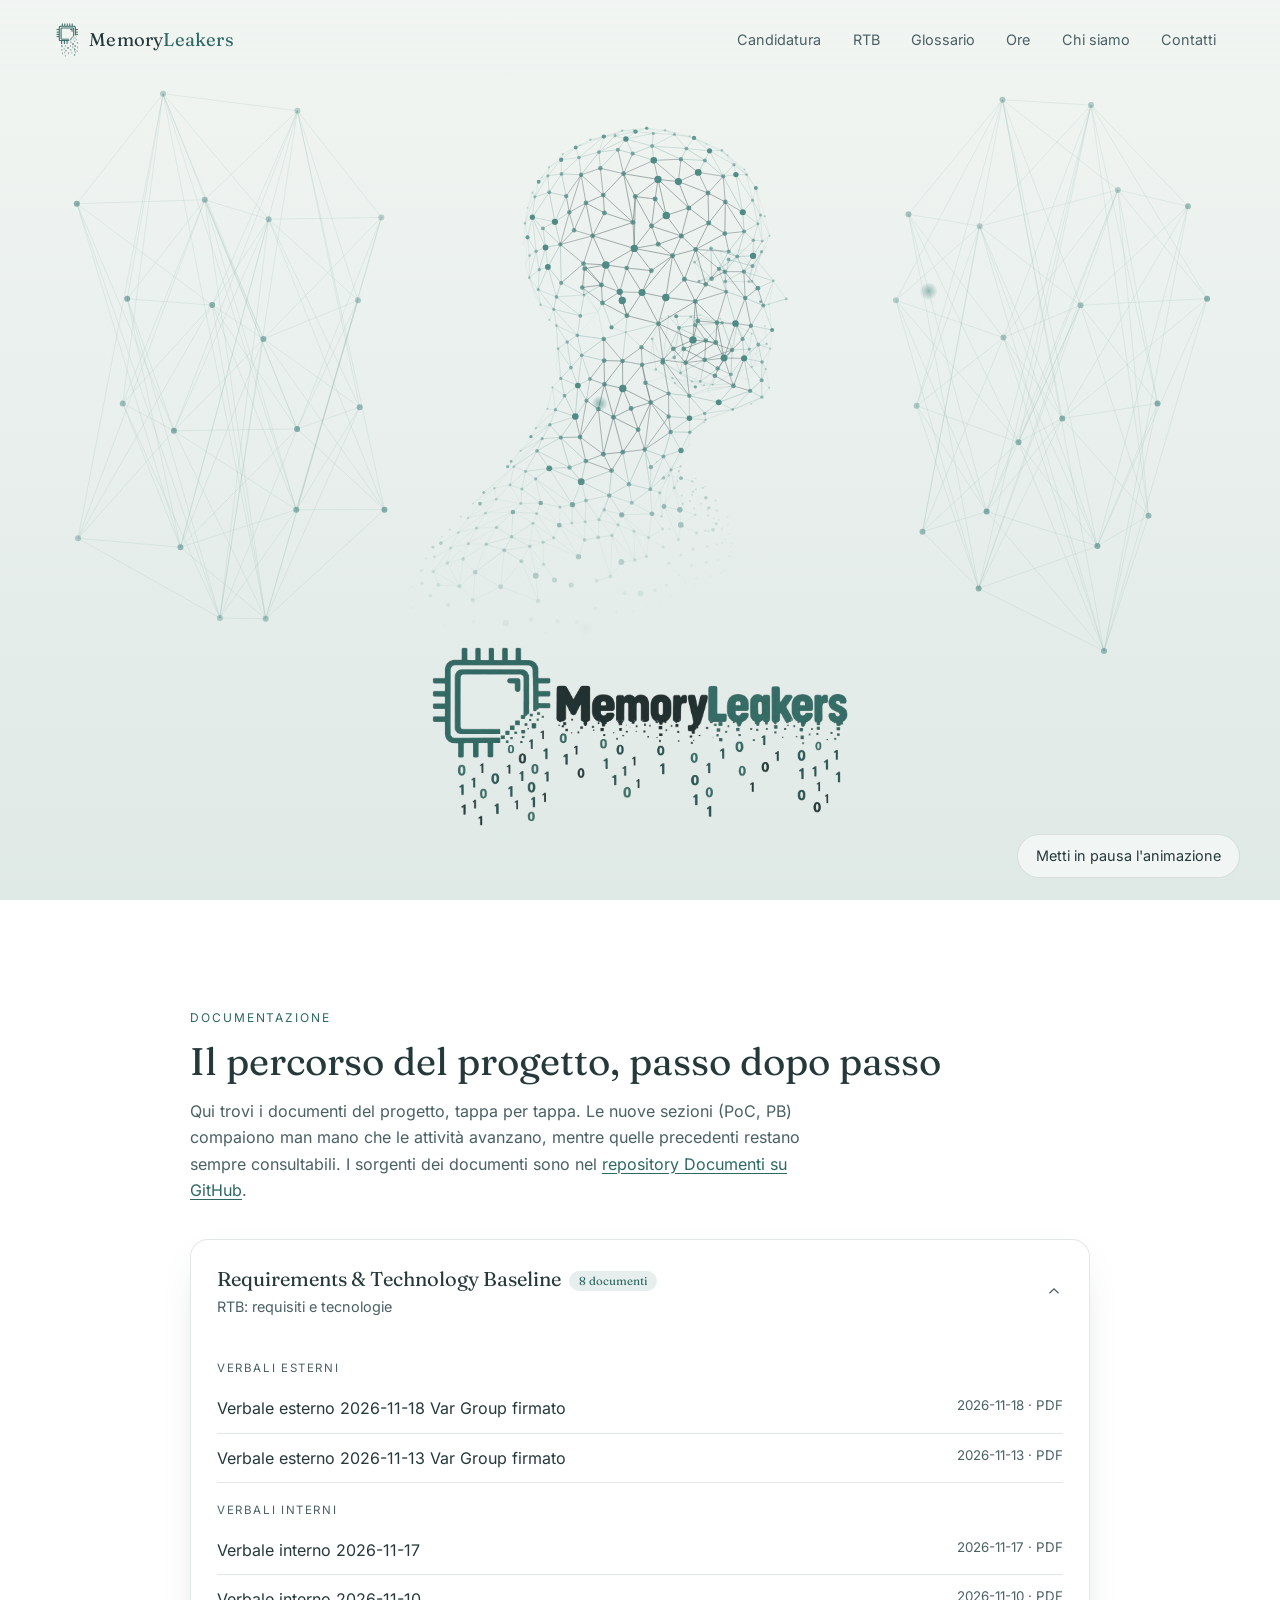
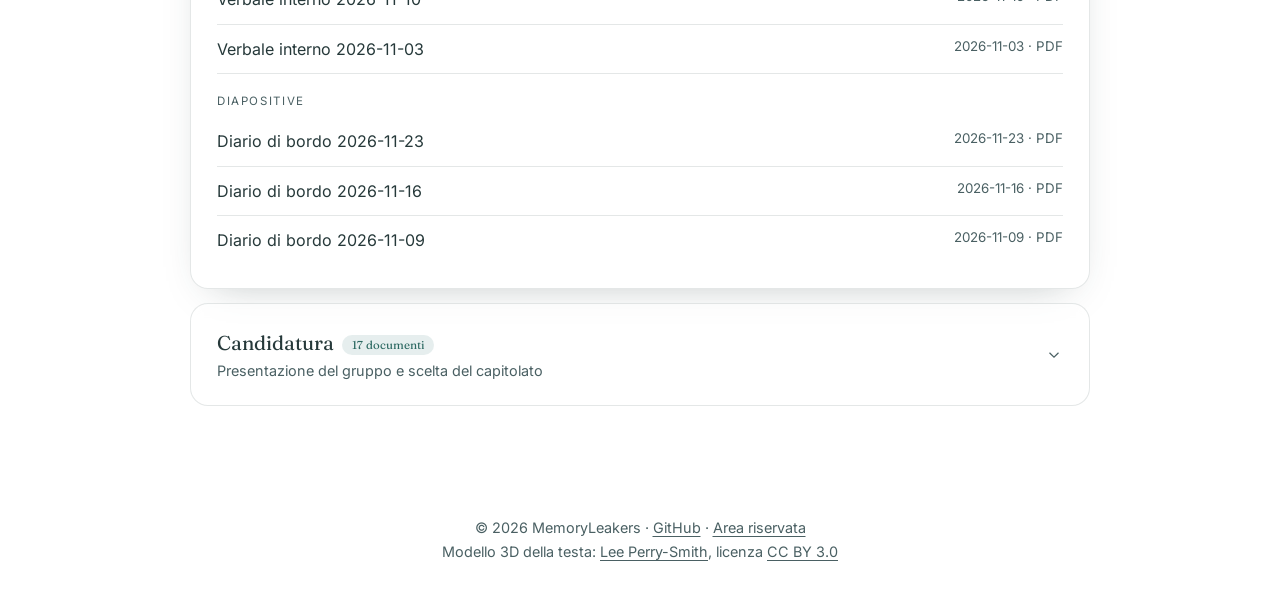
<file: index.html>
<!doctype html>
<html lang="it">
<head>
  <meta charset="utf-8">
  <meta name="viewport" content="width=device-width, initial-scale=1">
  <meta name="theme-color" content="#f1f5f2">
  <title>MemoryLeakers</title>
  <meta name="description" content="Sito del gruppo MemoryLeakers: candidatura, RTB, PoC, PB e glossario del progetto.">
  <link rel="canonical" href="https://memoryleakersteam.github.io/">
  <meta property="og:type" content="website">
  <meta property="og:site_name" content="MemoryLeakers">
  <meta property="og:title" content="MemoryLeakers">
  <meta property="og:description" content="Sito del gruppo MemoryLeakers: candidatura, RTB, PoC, PB e glossario del progetto.">
  <meta property="og:url" content="https://memoryleakersteam.github.io/">
  <meta property="og:image" content="https://memoryleakersteam.github.io/img/og-image.png">
  <meta property="og:image:alt" content="Logo MemoryLeakers: un chip da cui colano cifre binarie">
  <meta name="twitter:card" content="summary_large_image">
  <link rel="icon" type="image/png" sizes="32x32" href="img/favicon-32.png">
  <link rel="icon" type="image/png" sizes="192x192" href="img/favicon-192.png">
  <link rel="apple-touch-icon" href="img/apple-touch-icon.png">
  <link rel="preload" href="fonts/fraunces-latin-400-normal.woff2" as="font" type="font/woff2" crossorigin>
  <link rel="stylesheet" href="css/style.css">
  <script>document.documentElement.classList.add("js")</script>
</head>
<body>
  <a class="skip" href="#contenuto">Vai al contenuto</a>
  <header class="nav" id="top">
    <a class="brand" href="/"><img src="img/logo-mark.png" alt="" width="23" height="34"><span>Memory<b>Leakers</b></span></a>
    <button class="menu-btn" type="button" aria-expanded="false" aria-controls="menu">Menu</button>
    <nav aria-label="Principale" id="menu">
      <ul>
        <li><a href="/#candidatura">Candidatura</a></li>
        <li><a href="/#rtb">RTB</a></li>
        <li><a href="/#poc">PoC</a></li>
        <li><a href="/#pb">PB</a></li>
        <li><a href="/glossario">Glossario</a></li>
        <li><a href="/ore">Ore</a></li>
        <li><a href="/chi-siamo">Chi siamo</a></li>
        <li><a href="/contatti">Contatti</a></li>
      </ul>
    </nav>
  </header>

  <section class="hero" aria-label="Presentazione">
    <canvas id="scene" aria-hidden="true"></canvas>
    <div class="hero-text">
      <h1><img class="hero-logo" src="img/logo.png" alt="MemoryLeakers" width="1232" height="537"></h1>
    </div>
    <button type="button" class="motion-btn" id="motion-toggle">Metti in pausa l'animazione</button>
  </section>

  <main id="contenuto" tabindex="-1">
    <section id="documenti" aria-labelledby="h-doc">
      <div class="eyebrow">Documentazione</div>
      <h2 id="h-doc">Il percorso del progetto, passo dopo passo</h2>
      <p class="lead">Qui trovi i documenti del progetto, tappa per tappa. Le nuove sezioni (PoC, PB) compaiono man mano che le attività avanzano, mentre quelle precedenti restano sempre consultabili. I sorgenti dei documenti sono nel <a class="inline" href="https://github.com/MemoryLeakersTeam/Documenti" target="_blank" rel="noopener">repository Documenti su GitHub<span class="sr-only"> (si apre in una nuova scheda)</span></a>.</p>
      <div class="timeline" id="timeline"><noscript><p class="empty">Per vedere i documenti serve JavaScript. In alternativa trovi i sorgenti su GitHub.</p></noscript></div>
    </section>
  </main>

  <footer>
    <p>© 2026 MemoryLeakers · <a href="https://github.com/MemoryLeakersTeam" target="_blank" rel="noopener">GitHub<span class="sr-only"> (si apre in una nuova scheda)</span></a> · <a href="/admin">Area riservata</a></p>
    <p>Modello 3D della testa: <a href="https://github.com/mrdoob/three.js/tree/dev/examples/models/gltf/LeePerrySmith" target="_blank" rel="noopener">Lee Perry-Smith<span class="sr-only"> (si apre in una nuova scheda)</span></a>, licenza <a href="https://creativecommons.org/licenses/by/3.0/" target="_blank" rel="noopener">CC BY 3.0<span class="sr-only"> (si apre in una nuova scheda)</span></a></p>
  </footer>
  <script src="data/site-data.js"></script>
  <script src="js/main.js"></script>
  <script src="js/nav.js"></script>
  <script src="js/head-data.js"></script>
  <script src="js/head.js"></script>
</body>
</html>
</file>
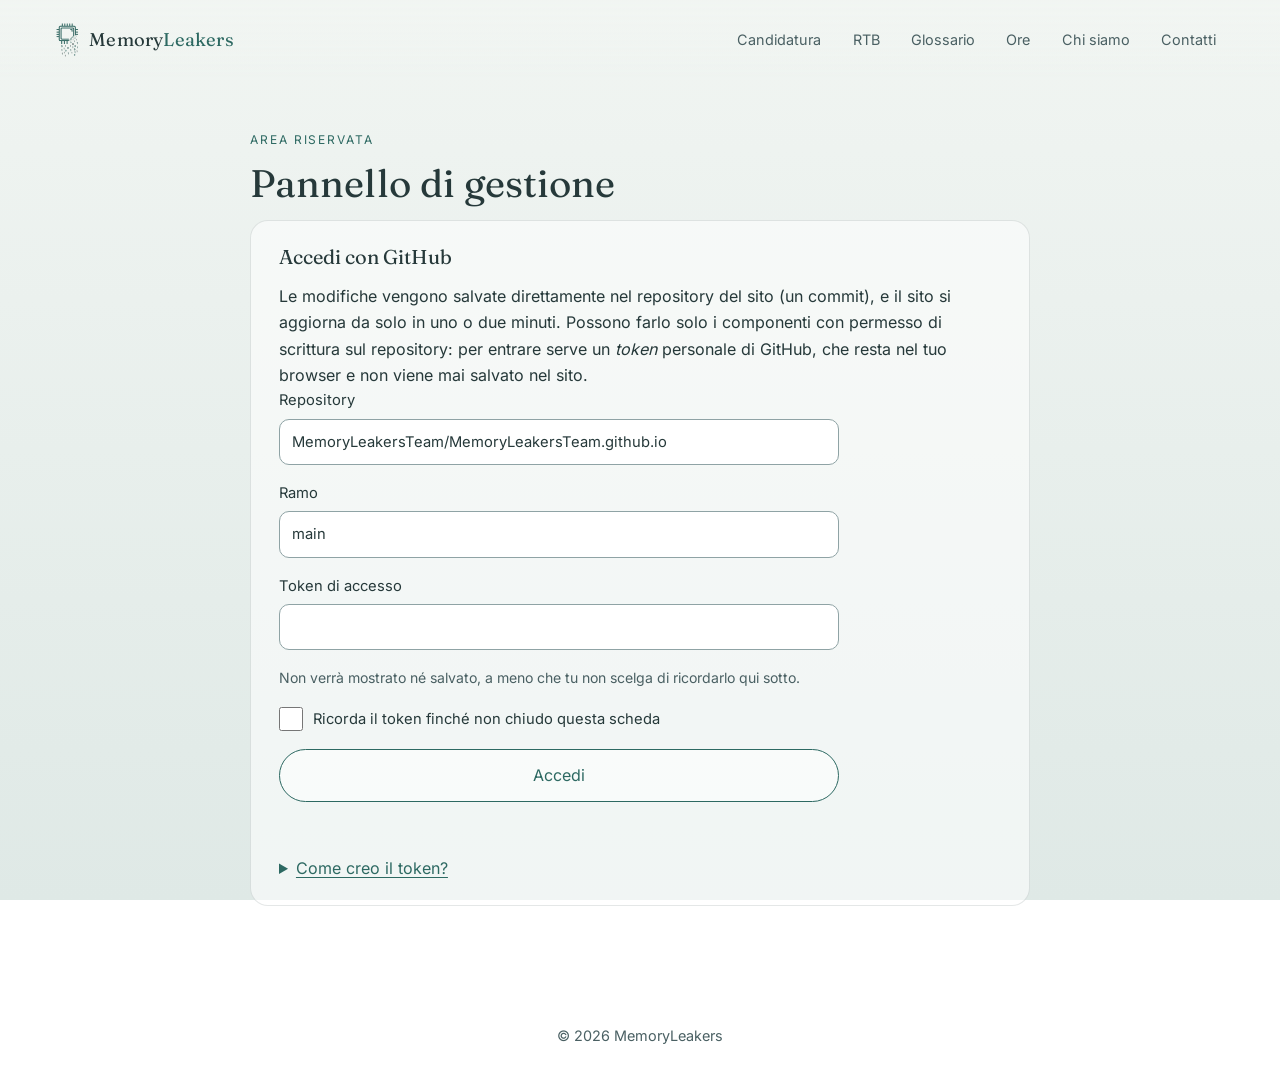
<file: admin.html>
<!doctype html>
<html lang="it">
<head>
  <meta charset="utf-8">
  <meta name="viewport" content="width=device-width, initial-scale=1">
  <meta name="theme-color" content="#f1f5f2">
  <meta name="robots" content="noindex, nofollow">
  <title>Area riservata · MemoryLeakers</title>
  <link rel="icon" type="image/png" sizes="32x32" href="img/favicon-32.png">
  <link rel="apple-touch-icon" href="img/apple-touch-icon.png">
  <link rel="preload" href="fonts/fraunces-latin-400-normal.woff2" as="font" type="font/woff2" crossorigin>
  <link rel="stylesheet" href="css/style.css">
  <link rel="stylesheet" href="css/admin.css">
  <script>document.documentElement.classList.add("js")</script>
</head>
<body>
  <a class="skip" href="#contenuto">Vai al contenuto</a>
  <header class="nav" id="top">
    <a class="brand" href="/"><img src="img/logo-mark.png" alt="" width="23" height="34"><span>Memory<b>Leakers</b></span></a>
    <button class="menu-btn" type="button" aria-expanded="false" aria-controls="menu">Menu</button>
    <nav aria-label="Principale" id="menu">
      <ul>
        <li><a href="/#candidatura">Candidatura</a></li>
        <li><a href="/#rtb">RTB</a></li>
        <li><a href="/#poc">PoC</a></li>
        <li><a href="/#pb">PB</a></li>
        <li><a href="/glossario">Glossario</a></li>
        <li><a href="/ore">Ore</a></li>
        <li><a href="/chi-siamo">Chi siamo</a></li>
        <li><a href="/contatti">Contatti</a></li>
      </ul>
    </nav>
  </header>

  <main class="page admin" id="contenuto" tabindex="-1">
    <div class="eyebrow">Area riservata</div>
    <h1 class="page-title">Pannello di gestione</h1>

    <noscript><p class="empty">Il pannello richiede JavaScript.</p></noscript>

    <!-- ACCESSO -->
    <section id="login" class="card" aria-labelledby="h-login">
      <h2 id="h-login" class="card-title">Accedi con GitHub</h2>
      <p>Le modifiche vengono salvate direttamente nel repository del sito (un commit), e il sito si aggiorna da solo in uno o due minuti. Possono farlo solo i componenti con permesso di scrittura sul repository: per entrare serve un <i lang="en">token</i> personale di GitHub, che resta nel tuo browser e non viene mai salvato nel sito.</p>
      <form id="login-form" class="form" autocomplete="off">
        <label>Repository<input id="f-repo" value="MemoryLeakersTeam/MemoryLeakersTeam.github.io" required spellcheck="false"></label>
        <label>Ramo<input id="f-branch" value="main" required spellcheck="false"></label>
        <label>Token di accesso<input id="f-token" type="password" required autocomplete="off" spellcheck="false" aria-describedby="token-hint"></label>
        <p id="token-hint" class="hint">Non verrà mostrato né salvato, a meno che tu non scelga di ricordarlo qui sotto.</p>
        <label class="check"><input id="f-remember" type="checkbox"> Ricorda il token finché non chiudo questa scheda</label>
        <button class="btn" type="submit">Accedi</button>
      </form>
      <p id="login-msg" class="msg" role="alert"></p>
      <details class="help">
        <summary>Come creo il token?</summary>
        <ol>
          <li>Su GitHub vai in <b>Settings → Developer settings → Personal access tokens → Fine-grained tokens</b> e scegli <b>Generate new token</b>.</li>
          <li><b>Repository access</b>: <i>Only select repositories</i> e scegli solo il repository del sito.</li>
          <li><b>Permissions → Repository permissions → Contents</b>: <i>Read and write</i>.</li>
          <li>Imposta una scadenza breve (per esempio 30 giorni), genera il token e incollalo qui sopra.</li>
        </ol>
        <p>Non condividere il token con nessuno: chi lo ha può modificare il repository.</p>
      </details>
    </section>

    <!-- PANNELLO -->
    <div id="panel" hidden>
      <div class="admin-bar">
        <p id="who" class="who"></p>
        <div class="bar-actions">
          <button type="button" class="btn" id="btn-save" disabled>Salva e pubblica</button>
          <button type="button" class="btn ghost" id="btn-discard" disabled>Annulla modifiche</button>
          <button type="button" class="btn ghost" id="btn-logout">Esci</button>
        </div>
        <p id="save-msg" class="msg" role="status" aria-live="polite"></p>
      </div>

      <div class="tabs" role="tablist" aria-label="Sezioni da gestire" id="tabs">
        <button role="tab" type="button" id="t-docs" aria-controls="p-docs" aria-selected="true">Documenti</button>
        <button role="tab" type="button" id="t-glo" aria-controls="p-glo" aria-selected="false" tabindex="-1">Glossario</button>
        <button role="tab" type="button" id="t-mem" aria-controls="p-mem" aria-selected="false" tabindex="-1">Componenti</button>
        <button role="tab" type="button" id="t-con" aria-controls="p-con" aria-selected="false" tabindex="-1">Contatti</button>
        <button role="tab" type="button" id="t-ore" aria-controls="p-ore" aria-selected="false" tabindex="-1">Ore</button>
      </div>

      <!-- DOCUMENTI -->
      <section role="tabpanel" id="p-docs" aria-labelledby="t-docs" tabindex="0">
        <div class="card">
          <h2 class="card-title" id="vis-title">Sezioni visibili sul sito</h2>
          <p class="hint">Mostra le tappe man mano che il progetto avanza. Sul sito compaiono nell'ordine di questo elenco: usa le frecce per spostarle (la prima è quella in cima). Una tappa nascosta sparisce dalla pagina Documenti e dal menu; i documenti già caricati non vanno persi e riappaiono quando la riattivi.</p>
          <fieldset class="vis" id="vis-list"><legend class="sr-only">Tappe da mostrare sul sito</legend></fieldset>
        </div>
        <div class="card">
          <h2 class="card-title" id="doc-form-title">Aggiungi un documento</h2>
          <form id="doc-form" class="form" autocomplete="off">
            <label>Tappa
              <select id="d-baseline"></select>
            </label>
            <label>Categoria
              <select id="d-cat" required></select>
            </label>
            <label>Titolo
              <input id="d-name" required maxlength="120" placeholder="Per esempio: Analisi dei Requisiti">
            </label>
            <label>Data <span class="opt">(facoltativa)</span>
              <input id="d-date" type="date">
            </label>
            <label class="check"><input id="d-pin" type="checkbox" aria-describedby="d-pin-hint"> Metti in evidenza</label>
            <p class="hint" id="d-pin-hint">Il documento resta nella sua categoria ma compare per primo lì dentro, e la categoria sale in cima alla lista della tappa.</p>
            <fieldset>
              <legend>Dove si trova il documento</legend>
              <label class="check"><input type="radio" name="d-src" value="repo" checked> PDF già presente nel repository</label>
              <label class="check"><input type="radio" name="d-src" value="url"> Link esterno</label>
              <div id="src-repo">
                <label>File PDF
                  <select id="d-repofile"></select>
                </label>
                <p class="hint" id="d-repo-hint">I documenti approvati del repository Documenti vengono pubblicati da soli (etichetta «da Documenti»). Gli altri PDF si caricano a mano nella cartella <code>pdf/</code> del repository (per esempio in <code>pdf/rtb/documenti-esterni/</code>) e poi si collegano qui.</p>
                <button type="button" class="btn ghost small" id="d-refresh">Aggiorna l'elenco dei PDF</button>
              </div>
              <div id="src-url" hidden><label>Indirizzo<input id="d-url" type="url" placeholder="https://…"></label></div>
            </fieldset>
            <div class="row">
              <button class="btn" type="submit" id="doc-submit">Aggiungi documento</button>
              <button class="btn ghost" type="button" id="doc-cancel" hidden>Annulla modifica</button>
            </div>
          </form>
          <p id="doc-msg" class="msg" role="alert"></p>
        </div>
        <h2 class="card-title" id="doc-list-title">Documenti pubblicati</h2>
        <div id="doc-list"></div>
        <div id="excl-box" hidden>
          <h2 class="card-title">Esclusi dalla pubblicazione automatica</h2>
          <p class="hint">Documenti del repository Documenti eliminati da questo pannello: non vengono ripubblicati finché non li ripristini.</p>
          <div id="excl-list"></div>
        </div>
      </section>

      <!-- GLOSSARIO -->
      <section role="tabpanel" id="p-glo" aria-labelledby="t-glo" tabindex="0" hidden>
        <div class="card">
          <h2 class="card-title" id="g-form-title">Aggiungi un termine</h2>
          <form id="g-form" class="form" autocomplete="off">
            <label>Termine<input id="g-term" required maxlength="80"></label>
            <label>Definizione<textarea id="g-def" required rows="3" maxlength="500"></textarea></label>
            <label>Identificativo del link <span class="opt">(facoltativo)</span>
              <input id="g-id" maxlength="60" pattern="[a-z0-9]+(-[a-z0-9]+)*" spellcheck="false" aria-describedby="g-id-hint">
              <span class="hint" id="g-id-hint">Solo lettere minuscole, numeri e trattini. Se lo lasci vuoto viene creato dal termine (per esempio «capitolato»). Con un identificativo fisso il link resta valido anche se in futuro rinomini il termine.</span>
            </label>
            <label class="check"><input id="g-en" type="checkbox"> Il termine è in inglese</label>
            <div class="row">
              <button class="btn" type="submit" id="g-submit">Aggiungi termine</button>
              <button class="btn ghost" type="button" id="g-cancel" hidden>Annulla modifica</button>
            </div>
          </form>
        </div>
        <h2 class="card-title">Termini nel glossario</h2>
        <div id="g-list"></div>
      </section>

      <!-- COMPONENTI -->
      <section role="tabpanel" id="p-mem" aria-labelledby="t-mem" tabindex="0" hidden>
        <p class="hint">Email e GitHub compaiono nella pagina Contatti, quindi inserisci solo i recapiti che il componente ha scelto di rendere pubblici.</p>
        <div class="card">
          <h2 class="card-title" id="m-form-title">Aggiungi un componente</h2>
          <form id="m-form" class="form" autocomplete="off">
            <label>Nome e cognome<input id="m-name" required maxlength="80"></label>
            <label>Ruolo <span class="opt">(facoltativo)</span><input id="m-role" maxlength="60"></label>
            <label>Email <span class="opt">(facoltativa)</span><input id="m-email" type="email"></label>
            <label>Nome utente GitHub <span class="opt">(facoltativo)</span><input id="m-github" maxlength="39" pattern="[A-Za-z0-9](?:[A-Za-z0-9\-]*[A-Za-z0-9])?" spellcheck="false"></label>
            <div class="row">
              <button class="btn" type="submit" id="m-submit">Aggiungi componente</button>
              <button class="btn ghost" type="button" id="m-cancel" hidden>Annulla modifica</button>
            </div>
          </form>
        </div>
        <h2 class="card-title">Componenti del gruppo</h2>
        <div id="m-list"></div>
      </section>

      <!-- CONTATTI -->
      <section role="tabpanel" id="p-con" aria-labelledby="t-con" tabindex="0" hidden>
        <div class="card">
          <h2 class="card-title" id="c-form-title">Aggiungi un contatto del gruppo</h2>
          <form id="c-form" class="form" autocomplete="off">
            <label>Etichetta<input id="c-label" required maxlength="60" placeholder="Per esempio: Email"></label>
            <label>Testo mostrato<input id="c-value" required maxlength="120" placeholder="Per esempio: gruppo@example.com"></label>
            <label>Link<input id="c-url" required placeholder="mailto:… oppure https://…"></label>
            <div class="row">
              <button class="btn" type="submit" id="c-submit">Aggiungi contatto</button>
              <button class="btn ghost" type="button" id="c-cancel" hidden>Annulla modifica</button>
            </div>
          </form>
        </div>
        <h2 class="card-title">Contatti del gruppo</h2>
        <div id="c-list"></div>
      </section>

      <!-- ORE PRODUTTIVE -->
      <section role="tabpanel" id="p-ore" aria-labelledby="t-ore" tabindex="0" hidden>
        <p class="hint">Le ore si pubblicano subito (un commit su <code>data/ore.json</code>), senza usare «Salva e pubblica». Si registrano solo le ore produttive svolte dal 3 novembre 2026: le riunioni non contano. Il riepilogo pubblico è nella pagina <a href="/ore">Ore</a>.</p>
        <div class="card">
          <h2 class="card-title">Registra ore</h2>
          <form id="o-form" class="form" autocomplete="off">
            <label>Componente<select id="o-persona" required></select></label>
            <label>Data<input id="o-data" type="date" required></label>
            <label>Ruolo<select id="o-ruolo" required></select></label>
            <label>Ore <span class="opt">(a passi di 0,5)</span><input id="o-ore" type="number" required min="0.5" max="12" step="0.5" inputmode="decimal"></label>
            <fieldset>
              <legend>Issue collegata <span class="opt">(facoltativa)</span></legend>
              <label>Repository<select id="o-repo"><option value="">Nessuna issue</option><option>Documenti</option><option>MemoryLeakersTeam.github.io</option></select></label>
              <label>Numero<input id="o-issue" type="number" min="1" step="1" inputmode="numeric"></label>
            </fieldset>
            <label>Nota <span class="opt">(facoltativa)</span><input id="o-nota" maxlength="120"></label>
            <div class="row"><button class="btn" type="submit" id="o-submit">Registra ore</button></div>
          </form>
          <p id="o-msg" class="msg" role="alert"></p>
        </div>
        <h2 class="card-title" id="o-list-title">Registrazioni</h2>
        <div id="o-list"></div>
      </section>
    </div>
  </main>

  <footer><p>© 2026 MemoryLeakers</p></footer>

  <script src="data/site-data.js"></script>
  <script src="js/nav.js"></script>
  <script src="js/slug.js"></script>
  <script src="js/ore.js"></script>
  <script src="js/admin.js"></script>
</body>
</html>
</file>
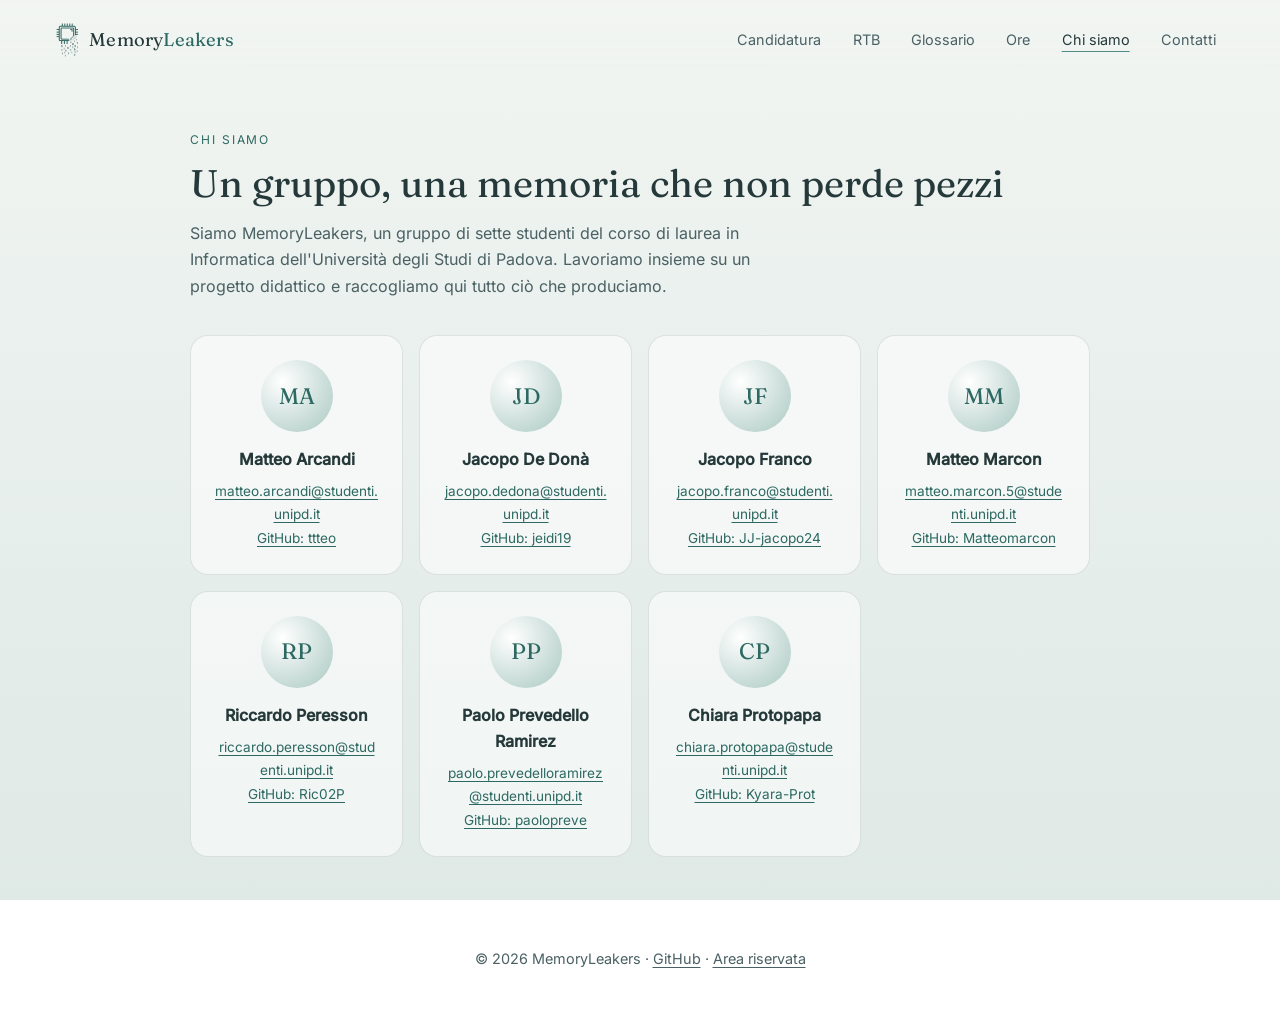
<file: chi-siamo.html>
<!doctype html>
<html lang="it">
<head>
  <meta charset="utf-8">
  <meta name="viewport" content="width=device-width, initial-scale=1">
  <meta name="theme-color" content="#f1f5f2">
  <title>Chi siamo · MemoryLeakers</title>
  <meta name="description" content="Il gruppo MemoryLeakers: chi siamo e come lavoriamo.">
  <link rel="canonical" href="https://memoryleakersteam.github.io/chi-siamo">
  <meta property="og:type" content="website">
  <meta property="og:site_name" content="MemoryLeakers">
  <meta property="og:title" content="Chi siamo · MemoryLeakers">
  <meta property="og:description" content="Il gruppo MemoryLeakers: chi siamo e come lavoriamo.">
  <meta property="og:url" content="https://memoryleakersteam.github.io/chi-siamo">
  <meta property="og:image" content="https://memoryleakersteam.github.io/img/og-image.png">
  <meta property="og:image:alt" content="Logo MemoryLeakers: un chip da cui colano cifre binarie">
  <meta name="twitter:card" content="summary_large_image">
  <link rel="icon" type="image/png" sizes="32x32" href="img/favicon-32.png">
  <link rel="icon" type="image/png" sizes="192x192" href="img/favicon-192.png">
  <link rel="apple-touch-icon" href="img/apple-touch-icon.png">
  <link rel="preload" href="fonts/fraunces-latin-400-normal.woff2" as="font" type="font/woff2" crossorigin>
  <link rel="stylesheet" href="css/style.css">
  <script>document.documentElement.classList.add("js")</script>
</head>
<body>
  <a class="skip" href="#contenuto">Vai al contenuto</a>
  <header class="nav" id="top">
    <a class="brand" href="/"><img src="img/logo-mark.png" alt="" width="23" height="34"><span>Memory<b>Leakers</b></span></a>
    <button class="menu-btn" type="button" aria-expanded="false" aria-controls="menu">Menu</button>
    <nav aria-label="Principale" id="menu">
      <ul>
        <li><a href="/#candidatura">Candidatura</a></li>
        <li><a href="/#rtb">RTB</a></li>
        <li><a href="/#poc">PoC</a></li>
        <li><a href="/#pb">PB</a></li>
        <li><a href="/glossario">Glossario</a></li>
        <li><a href="/ore">Ore</a></li>
        <li><a href="/chi-siamo" aria-current="page">Chi siamo</a></li>
        <li><a href="/contatti">Contatti</a></li>
      </ul>
    </nav>
  </header>

  <main class="page" id="contenuto" tabindex="-1">
    <div class="eyebrow">Chi siamo</div>
    <h1 class="page-title">Un gruppo, una memoria che non perde pezzi</h1>
    <p class="lead">Siamo MemoryLeakers, un gruppo di sette studenti del corso di laurea in Informatica dell'Università degli Studi di Padova. Lavoriamo insieme su un progetto didattico e raccogliamo qui tutto ciò che produciamo.</p>

    <h2 class="sr-only">Componenti del gruppo</h2>
    <ul class="members" id="members"></ul>
  </main>

  <footer>
    <p>© 2026 MemoryLeakers · <a href="https://github.com/MemoryLeakersTeam" target="_blank" rel="noopener">GitHub<span class="sr-only"> (si apre in una nuova scheda)</span></a> · <a href="/admin">Area riservata</a></p>
  </footer>
  <script src="data/site-data.js"></script>
  <script src="js/main.js"></script>
  <script src="js/nav.js"></script>
</body>
</html>
</file>
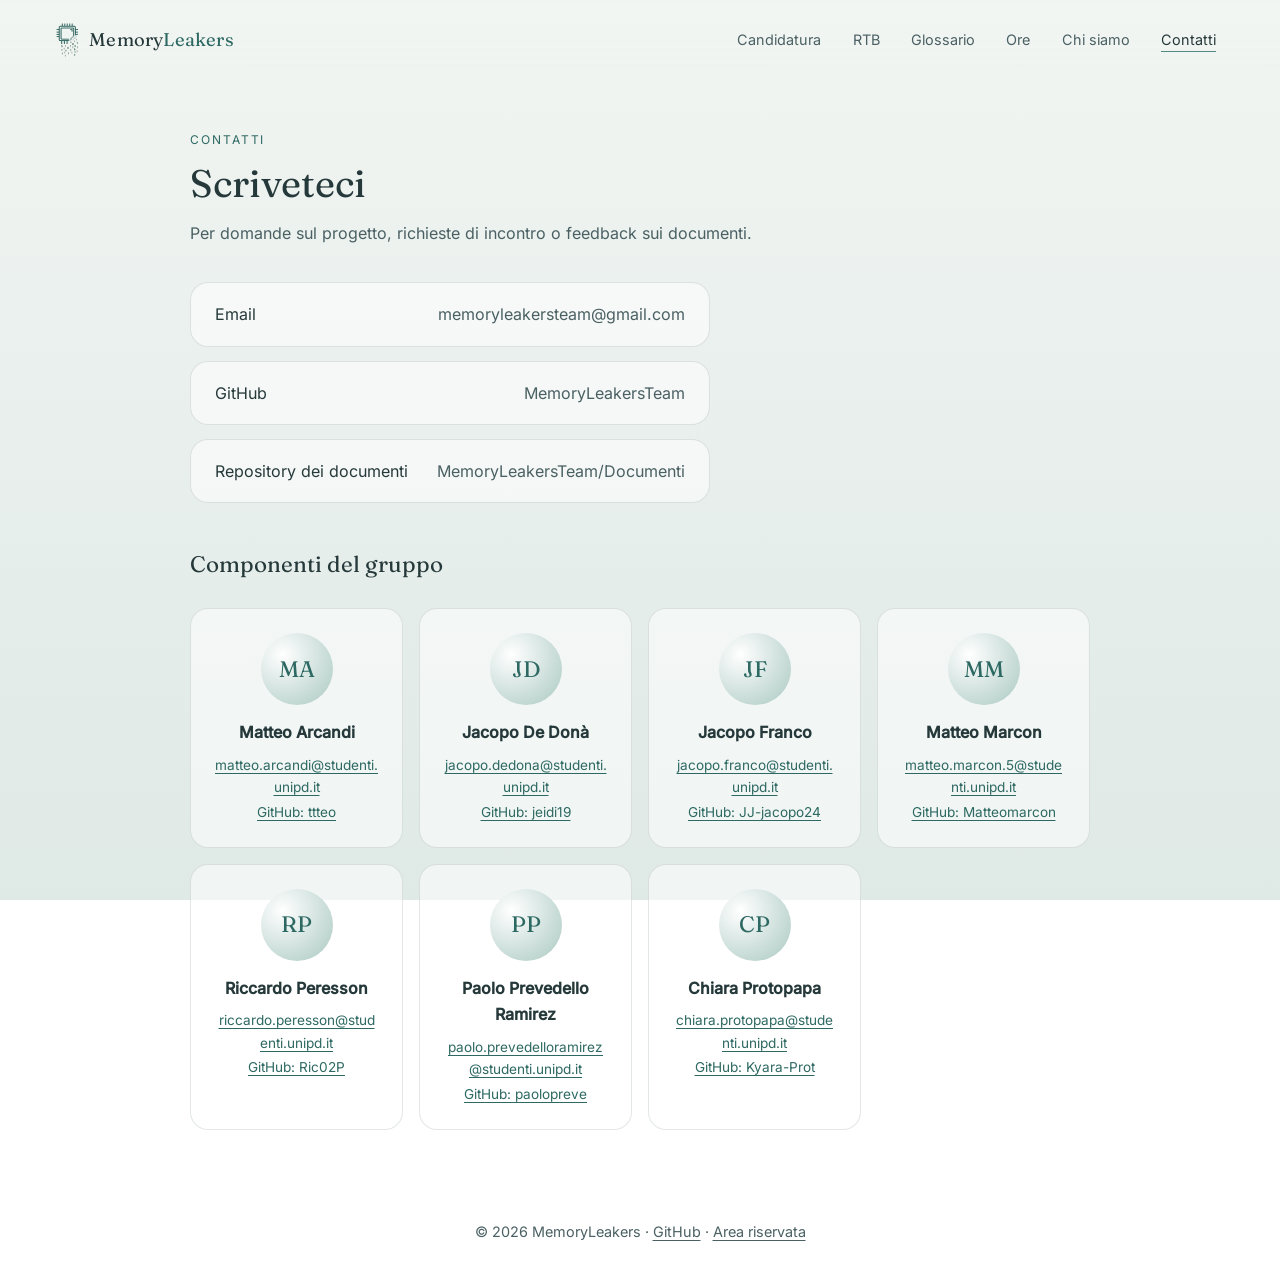
<file: contatti.html>
<!doctype html>
<html lang="it">
<head>
  <meta charset="utf-8">
  <meta name="viewport" content="width=device-width, initial-scale=1">
  <meta name="theme-color" content="#f1f5f2">
  <title>Contatti · MemoryLeakers</title>
  <meta name="description" content="Come contattare il gruppo MemoryLeakers.">
  <link rel="canonical" href="https://memoryleakersteam.github.io/contatti">
  <meta property="og:type" content="website">
  <meta property="og:site_name" content="MemoryLeakers">
  <meta property="og:title" content="Contatti · MemoryLeakers">
  <meta property="og:description" content="Come contattare il gruppo MemoryLeakers.">
  <meta property="og:url" content="https://memoryleakersteam.github.io/contatti">
  <meta property="og:image" content="https://memoryleakersteam.github.io/img/og-image.png">
  <meta property="og:image:alt" content="Logo MemoryLeakers: un chip da cui colano cifre binarie">
  <meta name="twitter:card" content="summary_large_image">
  <link rel="icon" type="image/png" sizes="32x32" href="img/favicon-32.png">
  <link rel="icon" type="image/png" sizes="192x192" href="img/favicon-192.png">
  <link rel="apple-touch-icon" href="img/apple-touch-icon.png">
  <link rel="preload" href="fonts/fraunces-latin-400-normal.woff2" as="font" type="font/woff2" crossorigin>
  <link rel="stylesheet" href="css/style.css">
  <script>document.documentElement.classList.add("js")</script>
</head>
<body>
  <a class="skip" href="#contenuto">Vai al contenuto</a>
  <header class="nav" id="top">
    <a class="brand" href="/"><img src="img/logo-mark.png" alt="" width="23" height="34"><span>Memory<b>Leakers</b></span></a>
    <button class="menu-btn" type="button" aria-expanded="false" aria-controls="menu">Menu</button>
    <nav aria-label="Principale" id="menu">
      <ul>
        <li><a href="/#candidatura">Candidatura</a></li>
        <li><a href="/#rtb">RTB</a></li>
        <li><a href="/#poc">PoC</a></li>
        <li><a href="/#pb">PB</a></li>
        <li><a href="/glossario">Glossario</a></li>
        <li><a href="/ore">Ore</a></li>
        <li><a href="/chi-siamo">Chi siamo</a></li>
        <li><a href="/contatti" aria-current="page">Contatti</a></li>
      </ul>
    </nav>
  </header>

  <main class="page" id="contenuto" tabindex="-1">
    <div class="eyebrow">Contatti</div>
    <h1 class="page-title">Scriveteci</h1>
    <p class="lead">Per domande sul progetto, richieste di incontro o feedback sui documenti.</p>

    <ul class="contact-list" id="contacts"><li><a href="mailto:MemoryLeakersTeam@gmail.com">Email <span>MemoryLeakersTeam@gmail.com</span></a></li></ul>

    <h2 class="sub-title">Componenti del gruppo</h2>
    <ul class="members" id="members" data-contacts="true"></ul>
  </main>

  <footer>
    <p>© 2026 MemoryLeakers · <a href="https://github.com/MemoryLeakersTeam" target="_blank" rel="noopener">GitHub<span class="sr-only"> (si apre in una nuova scheda)</span></a> · <a href="/admin">Area riservata</a></p>
  </footer>
  <script src="data/site-data.js"></script>
  <script src="js/main.js"></script>
  <script src="js/nav.js"></script>
</body>
</html>
</file>
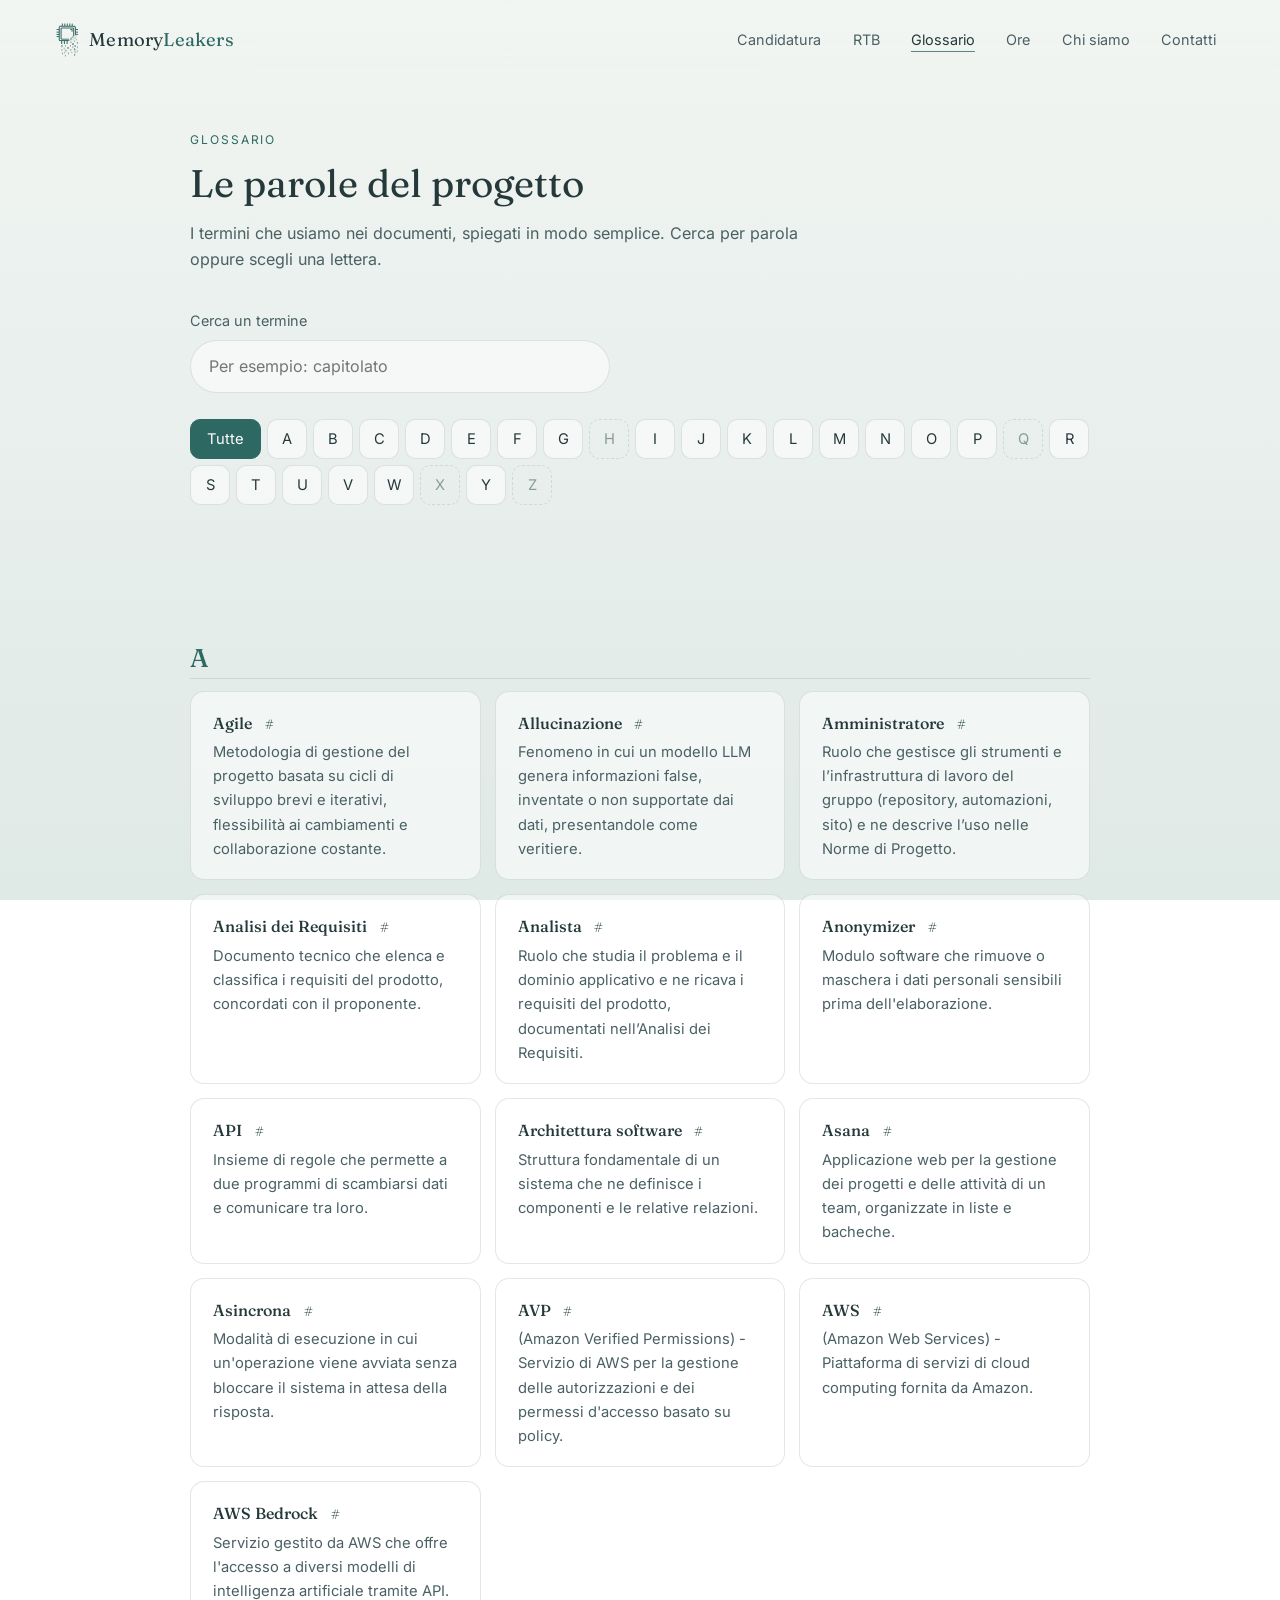
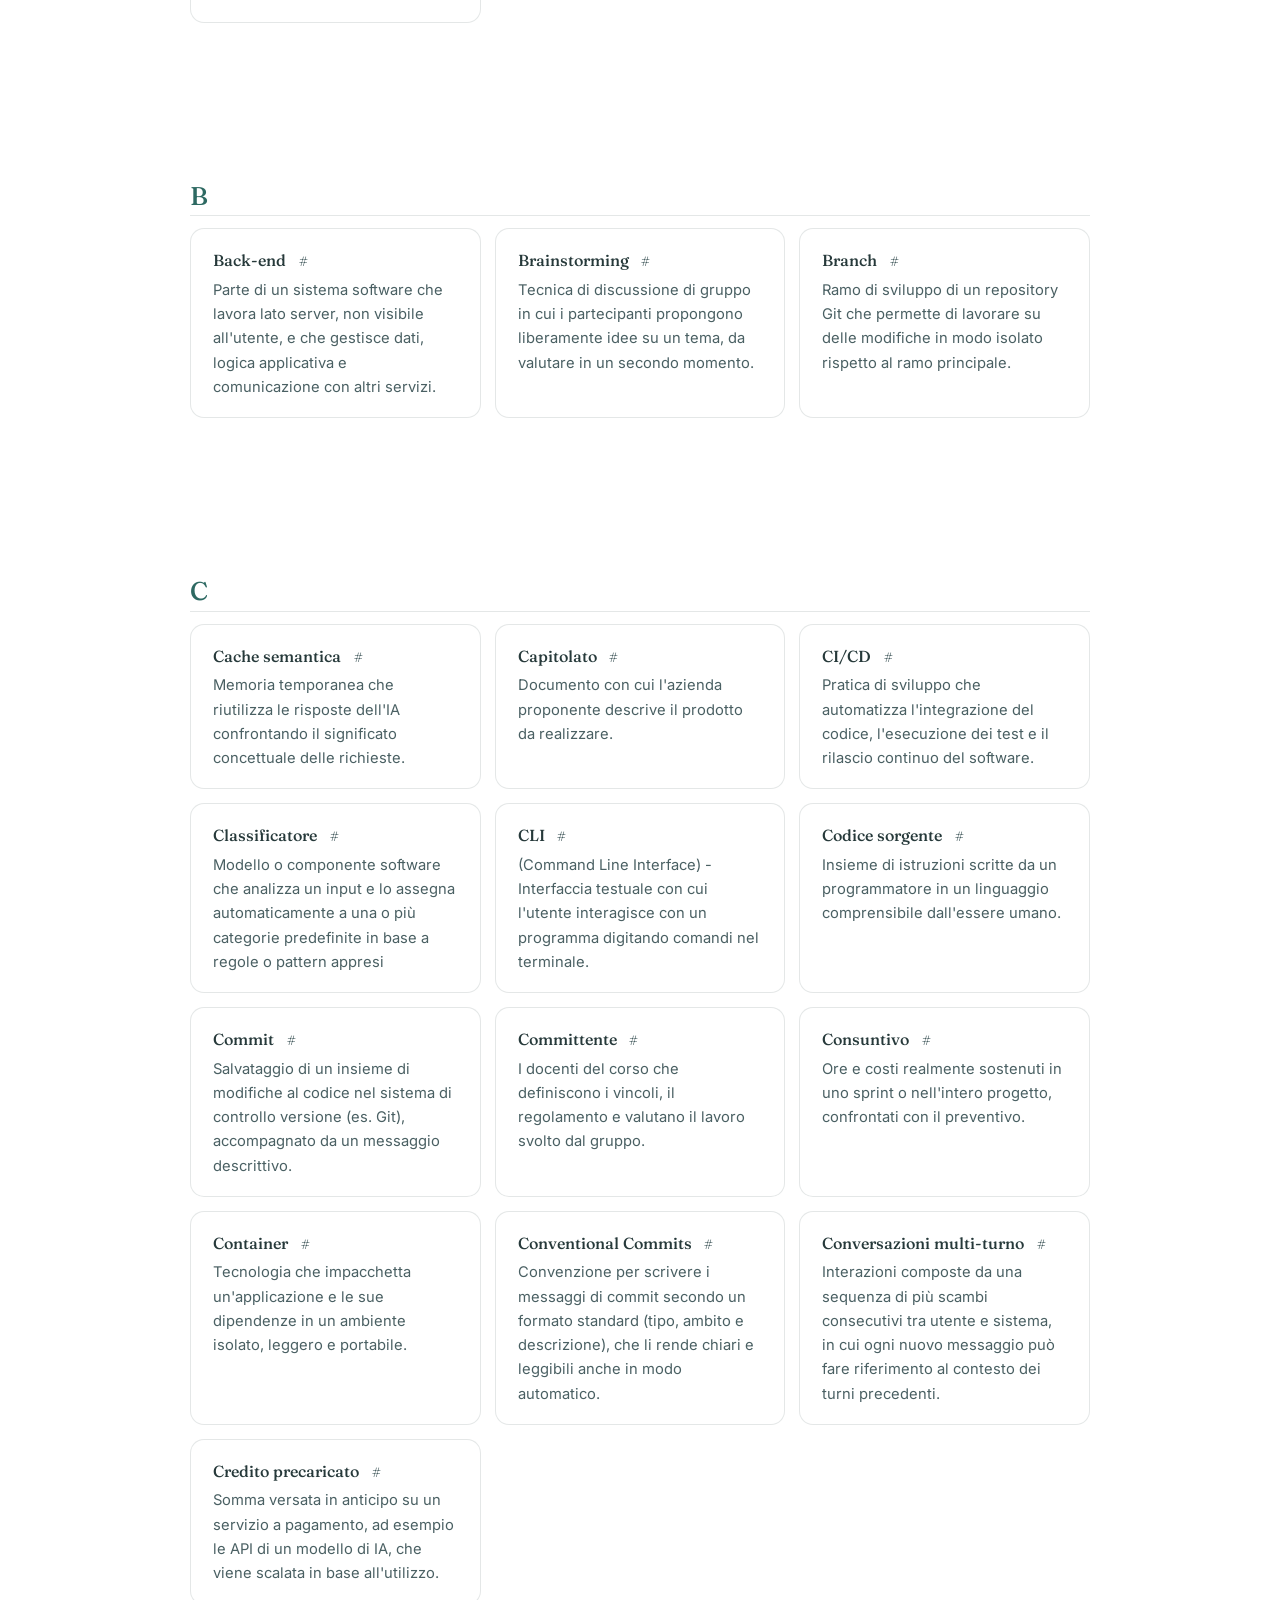
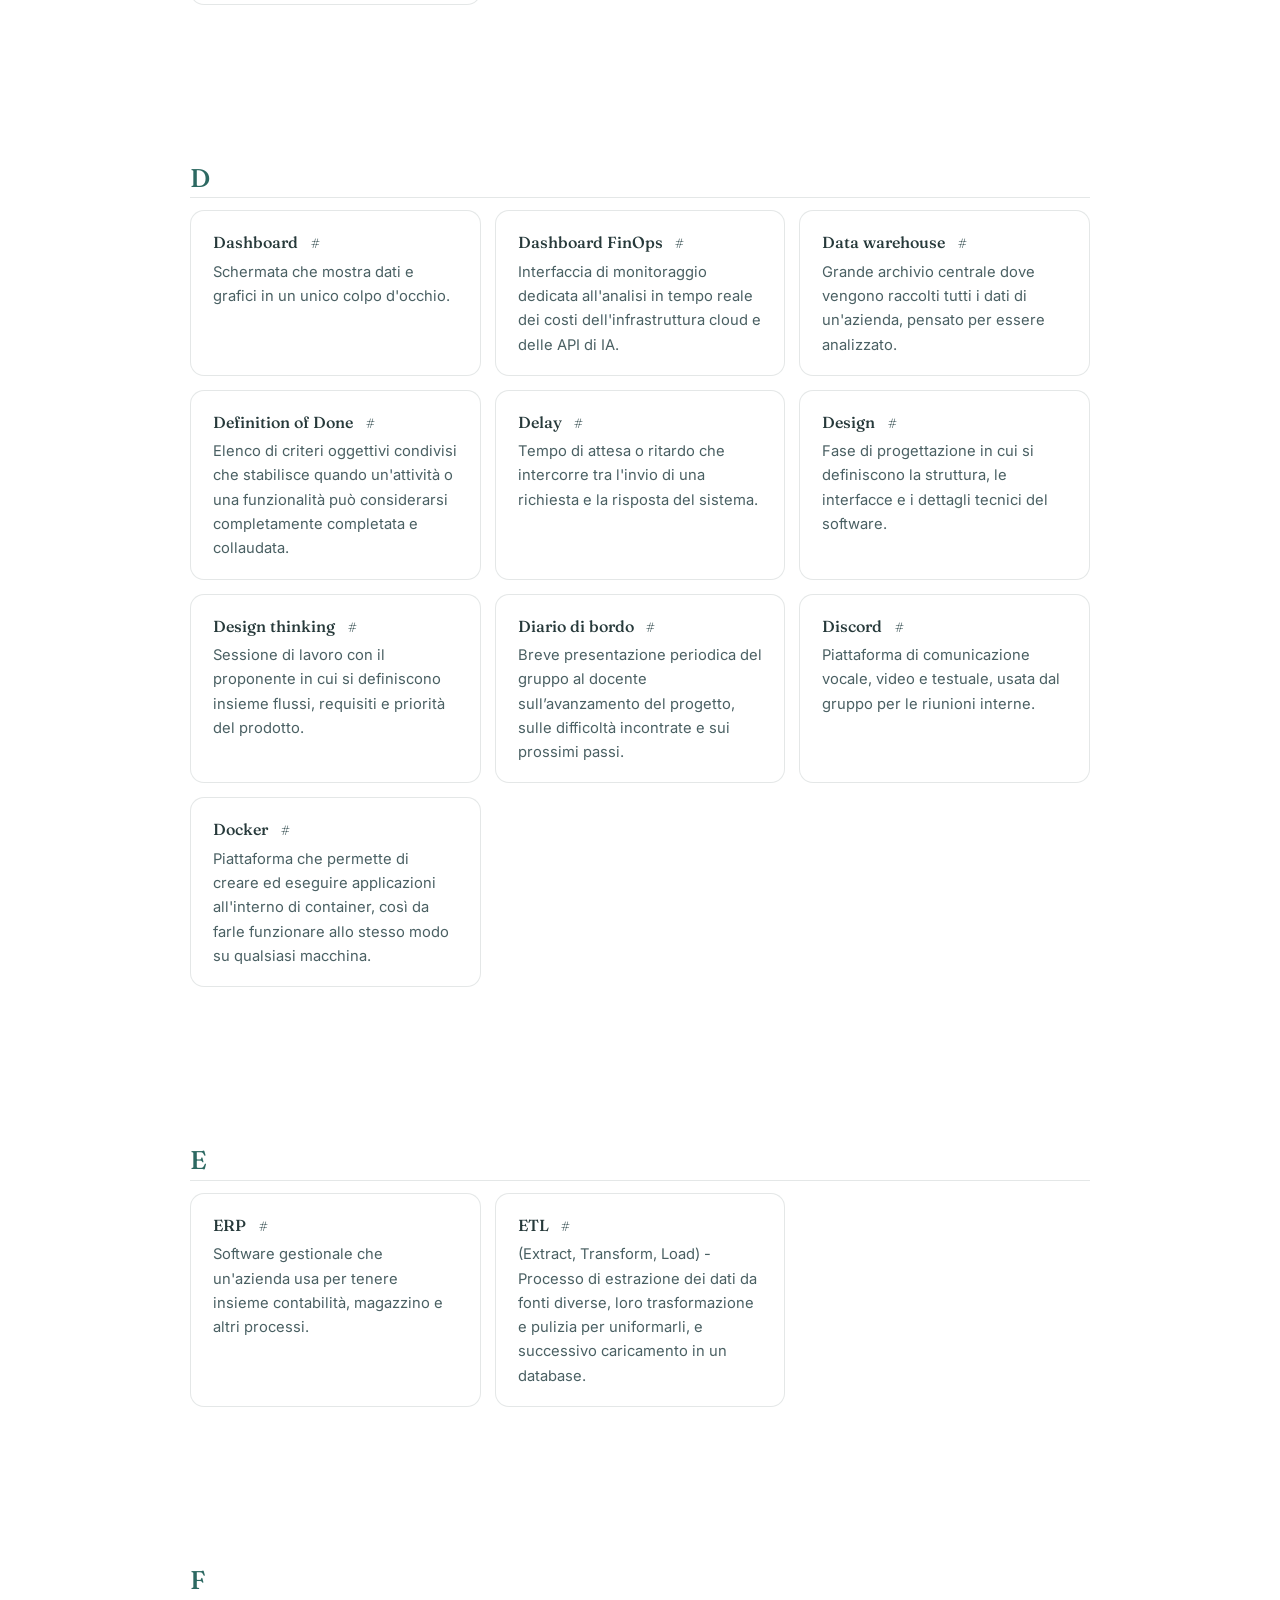
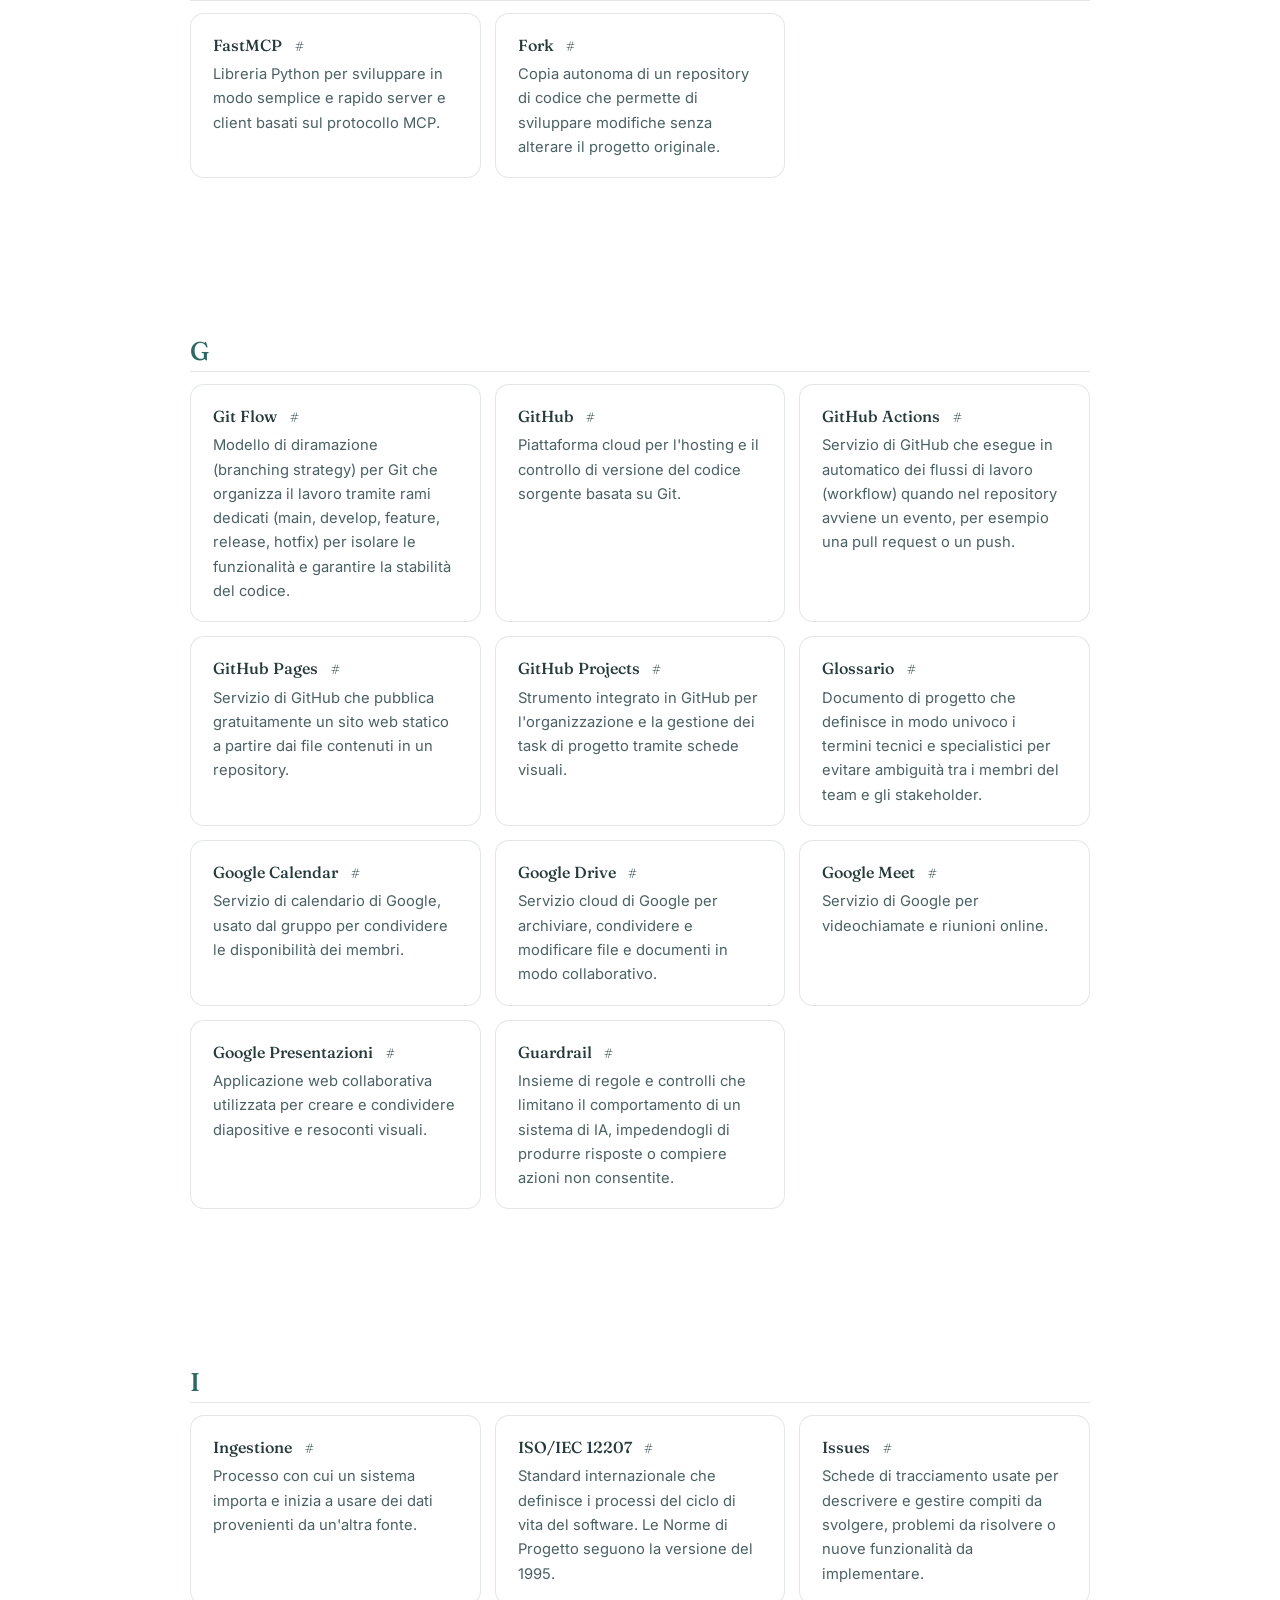
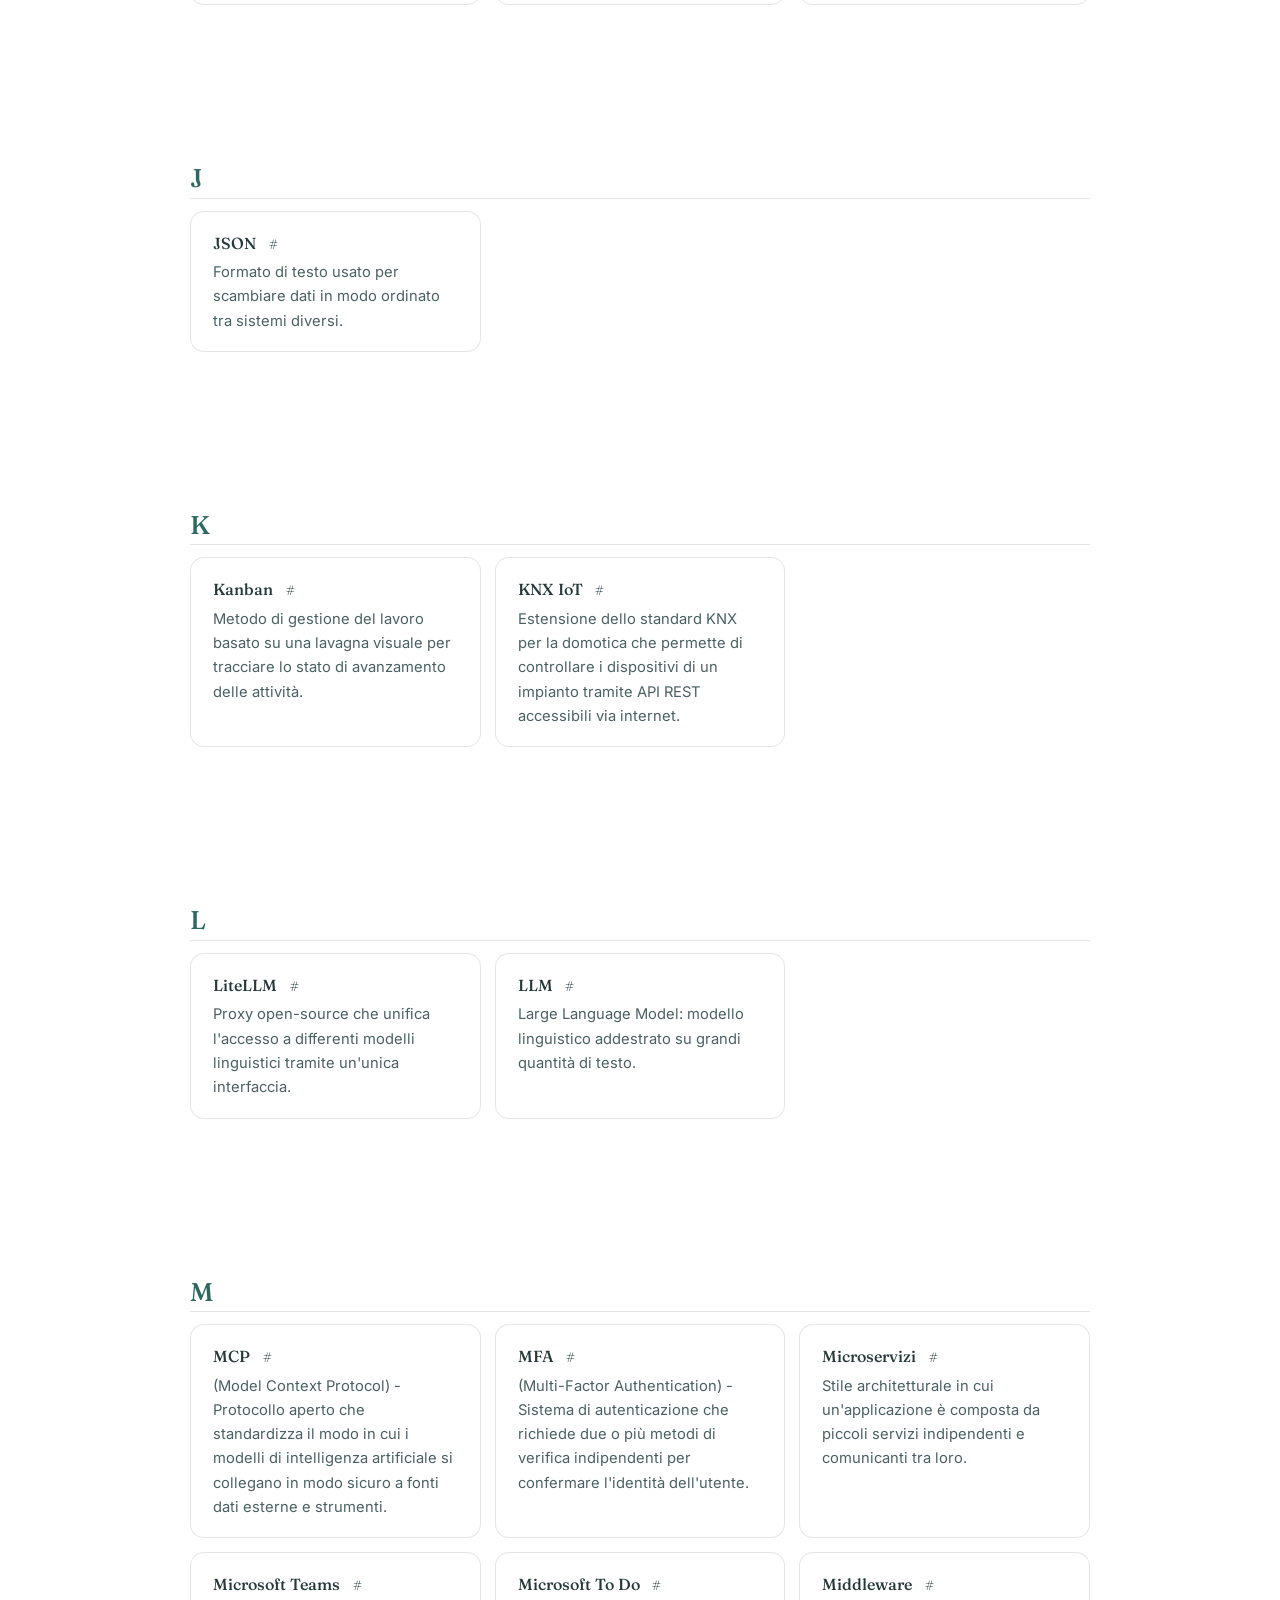
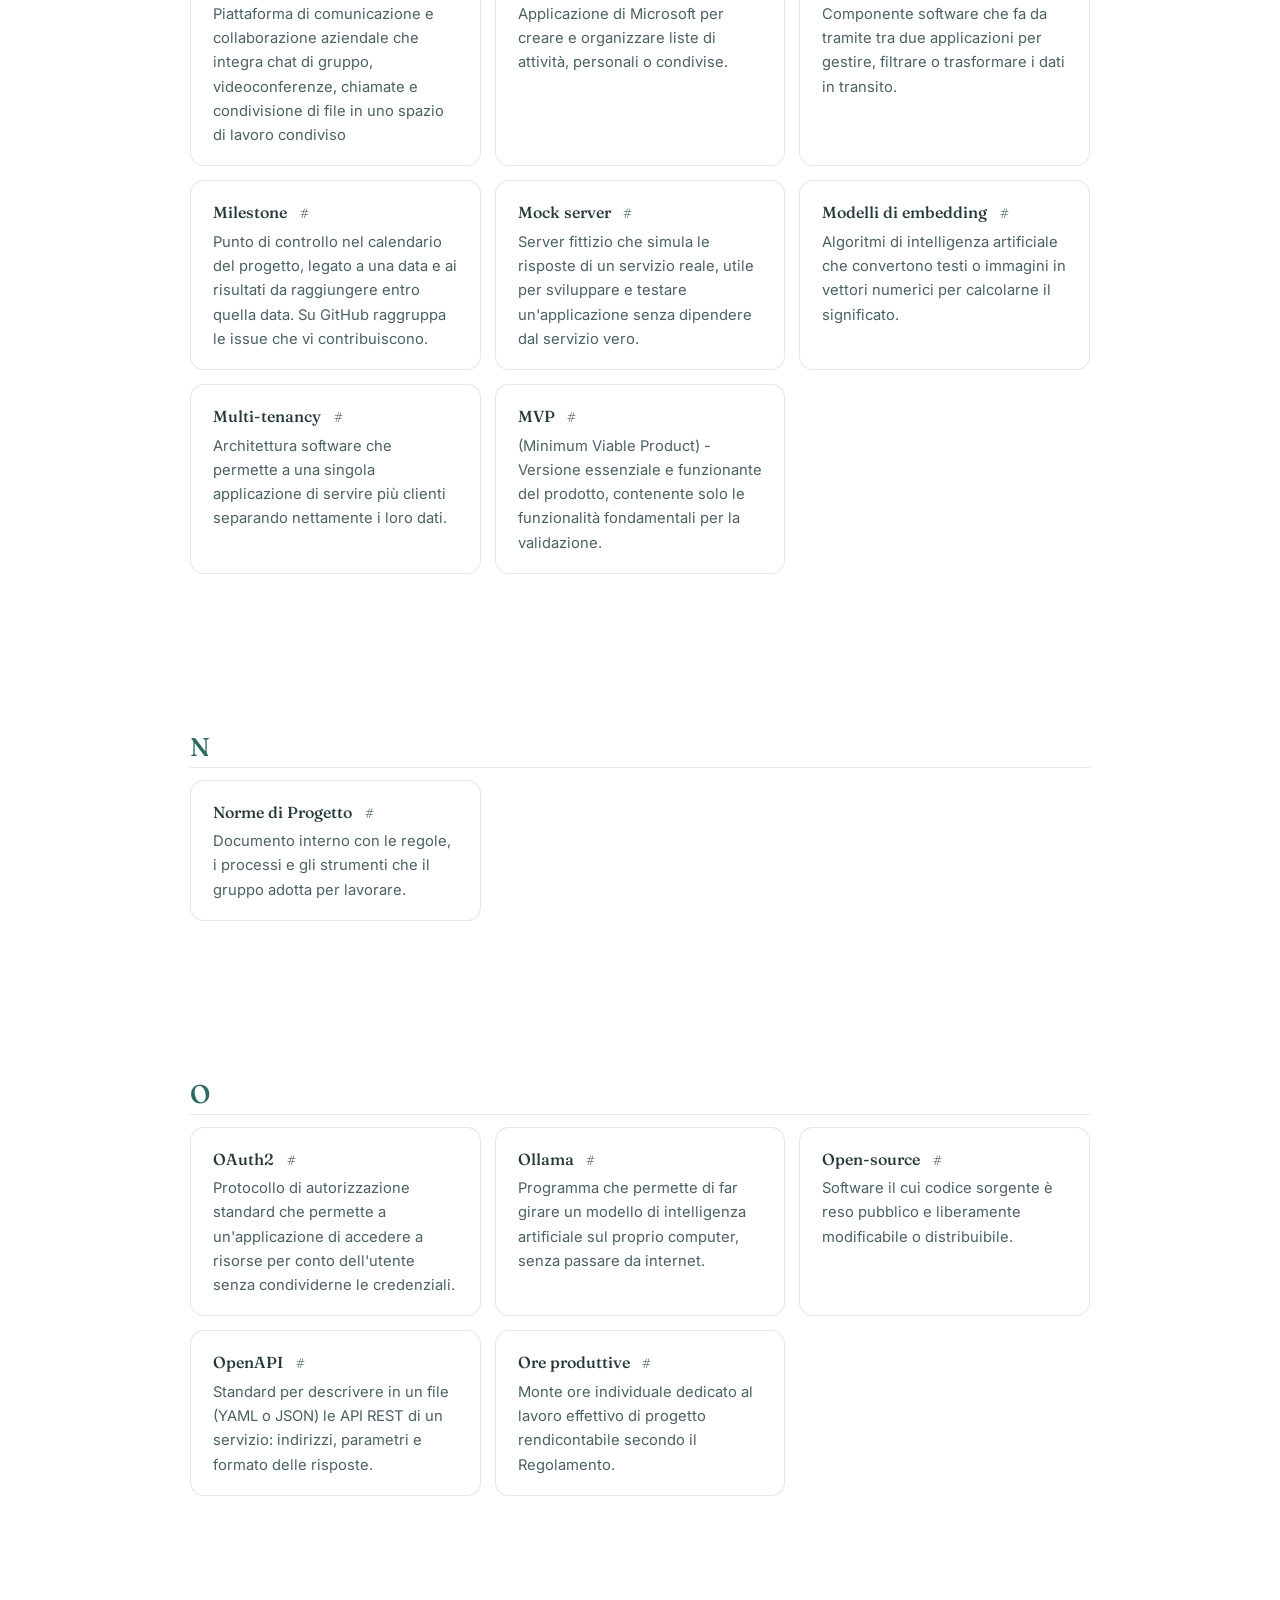
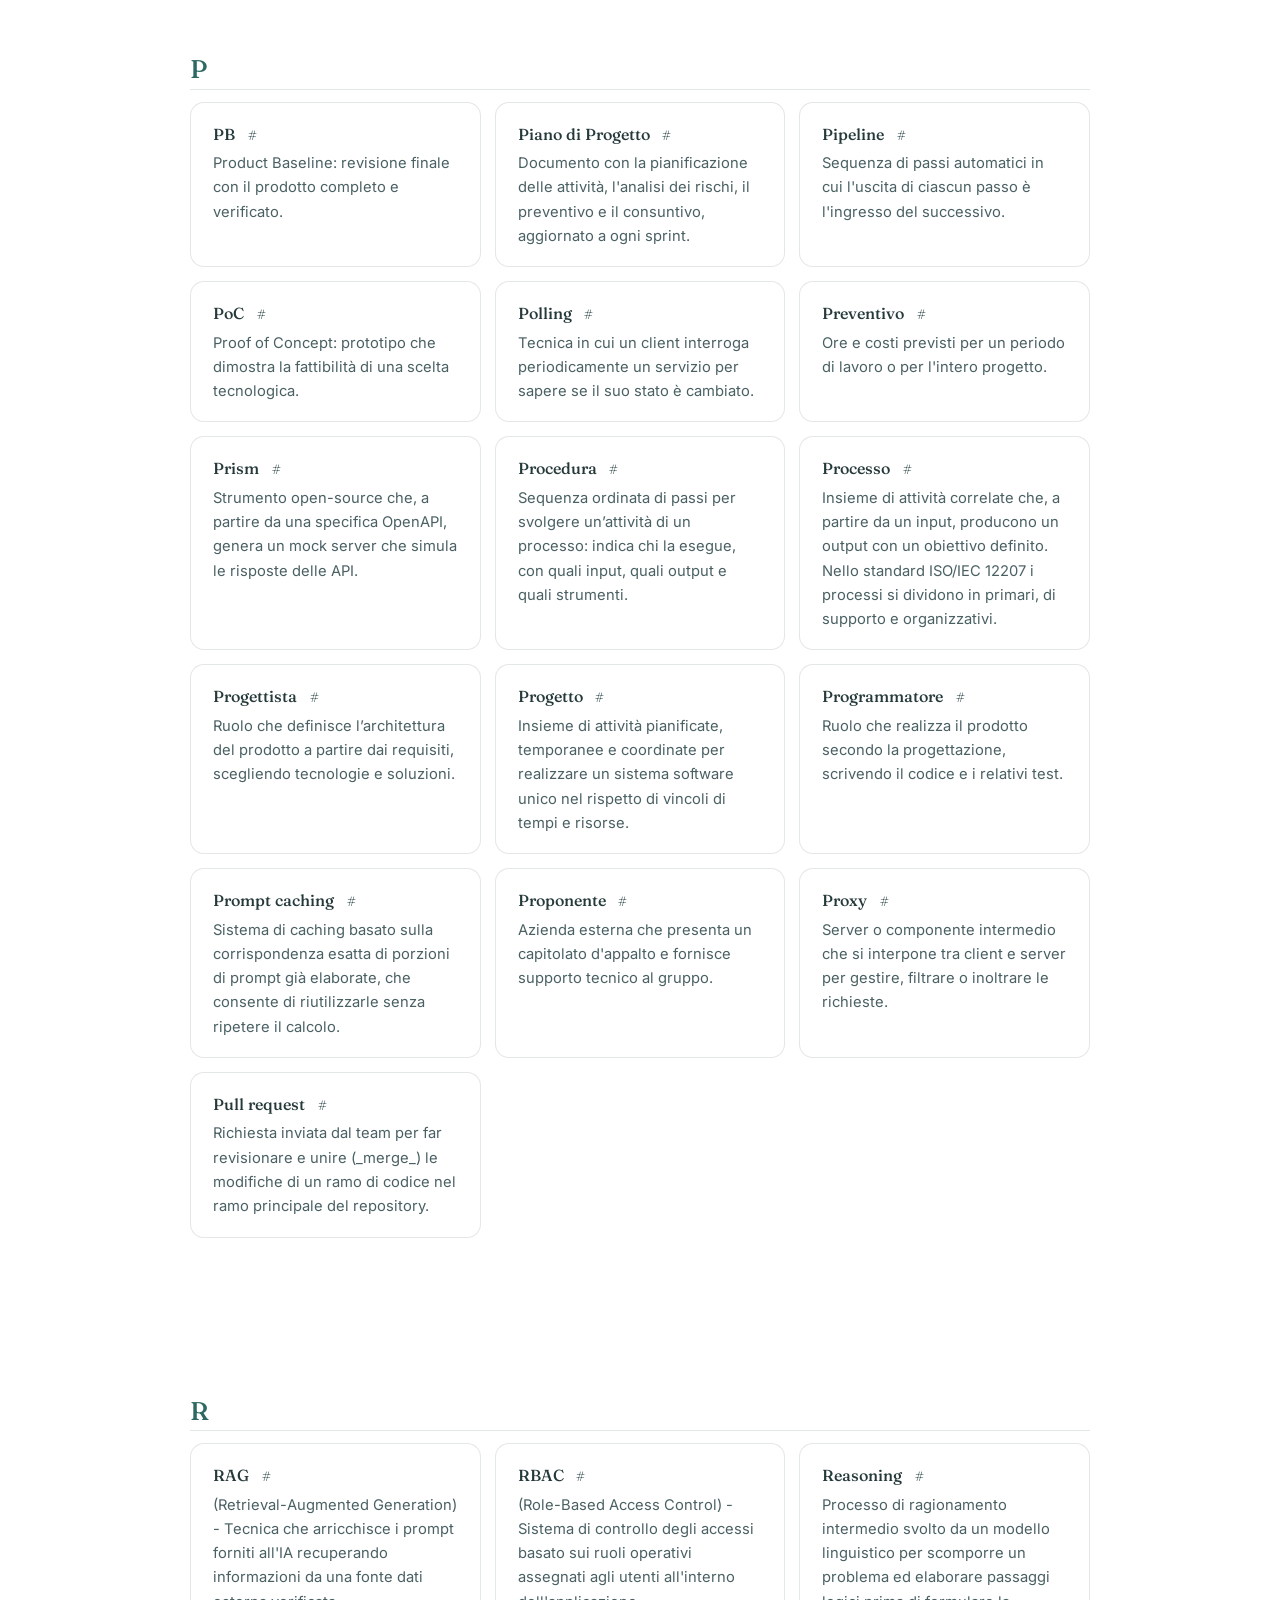
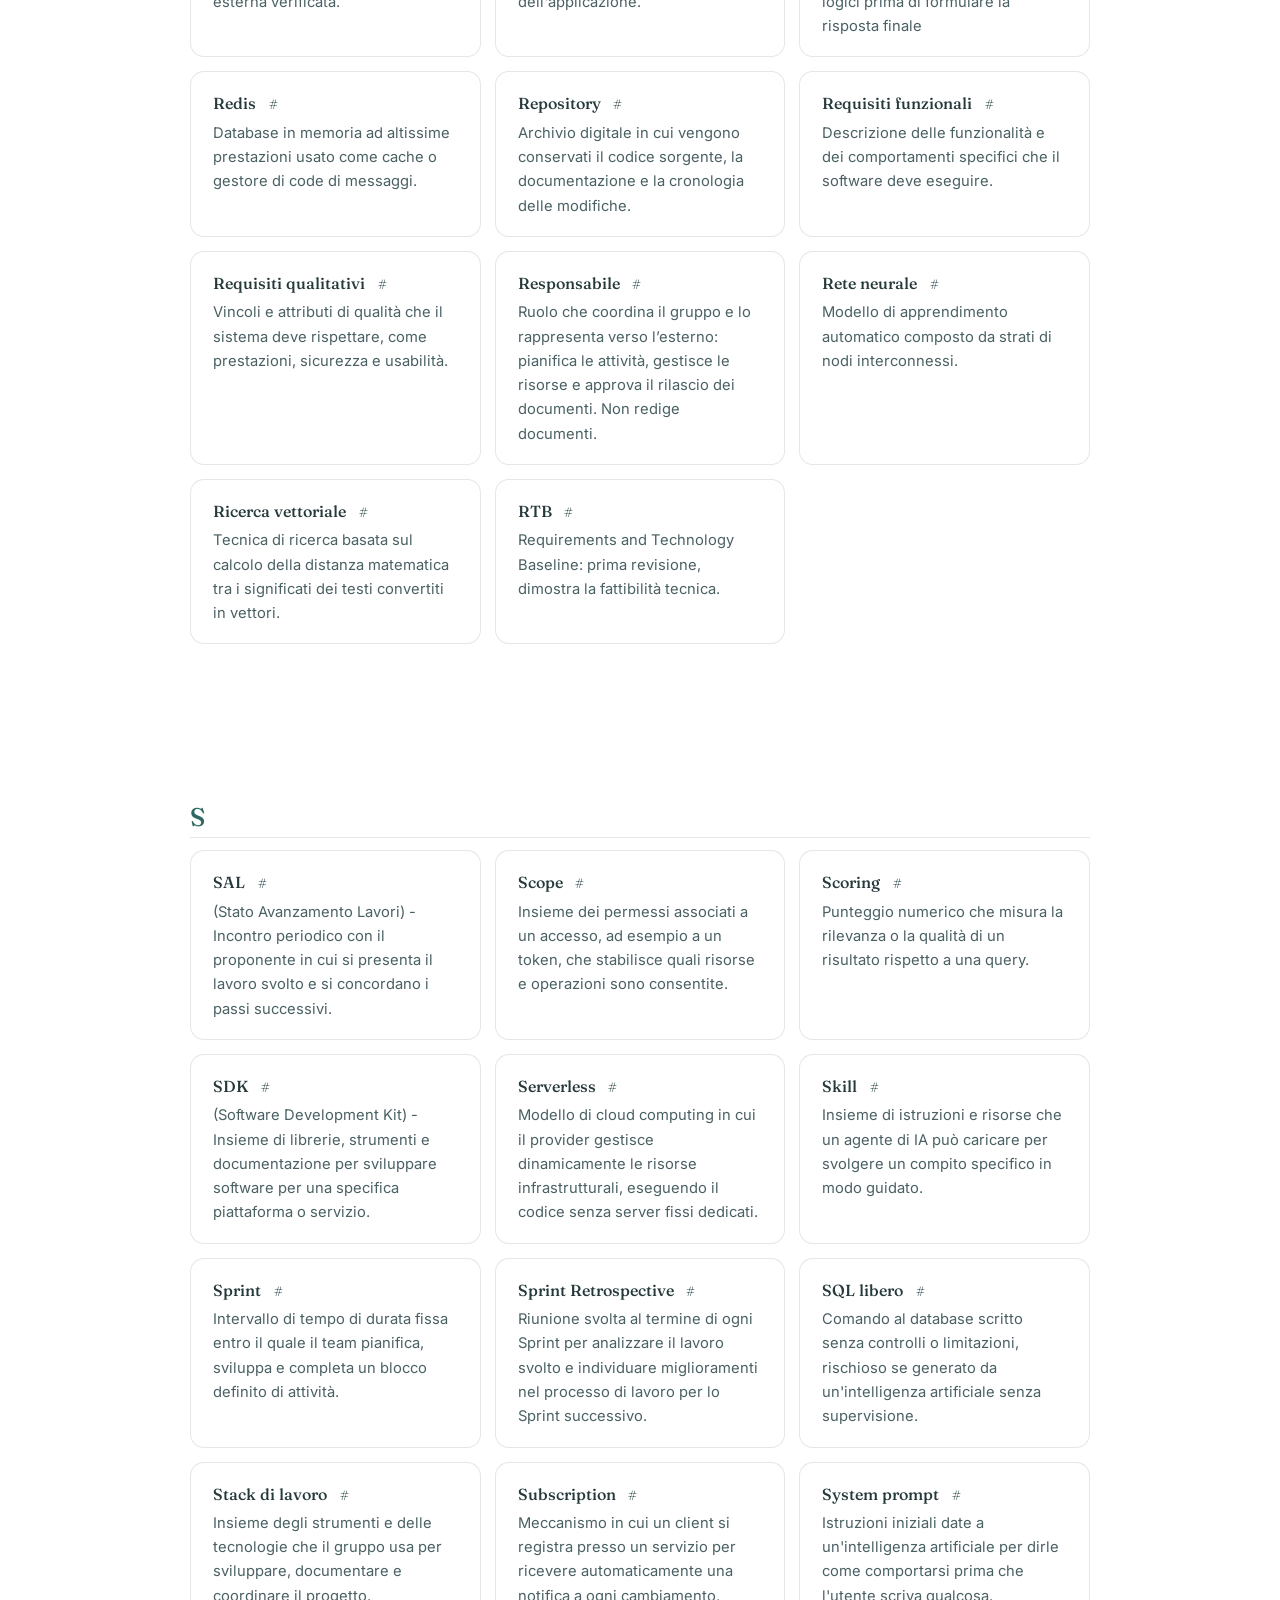
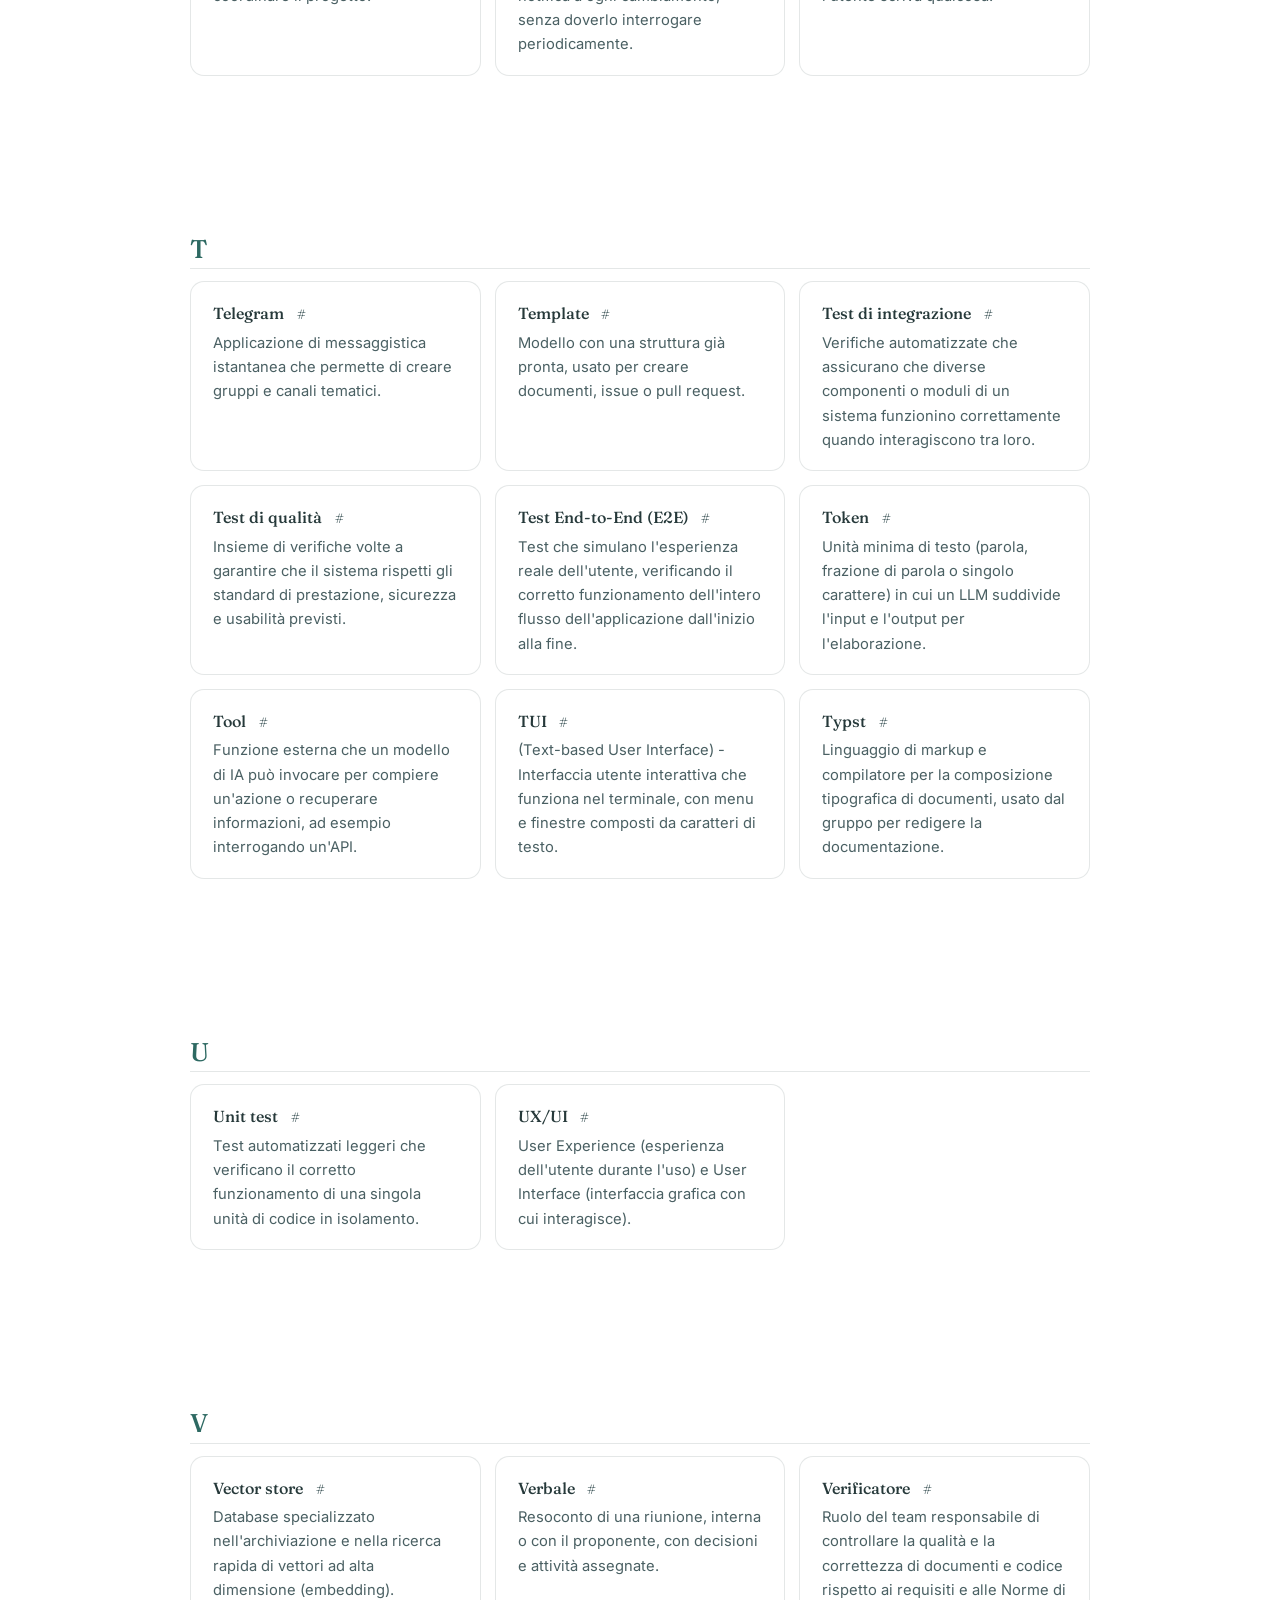
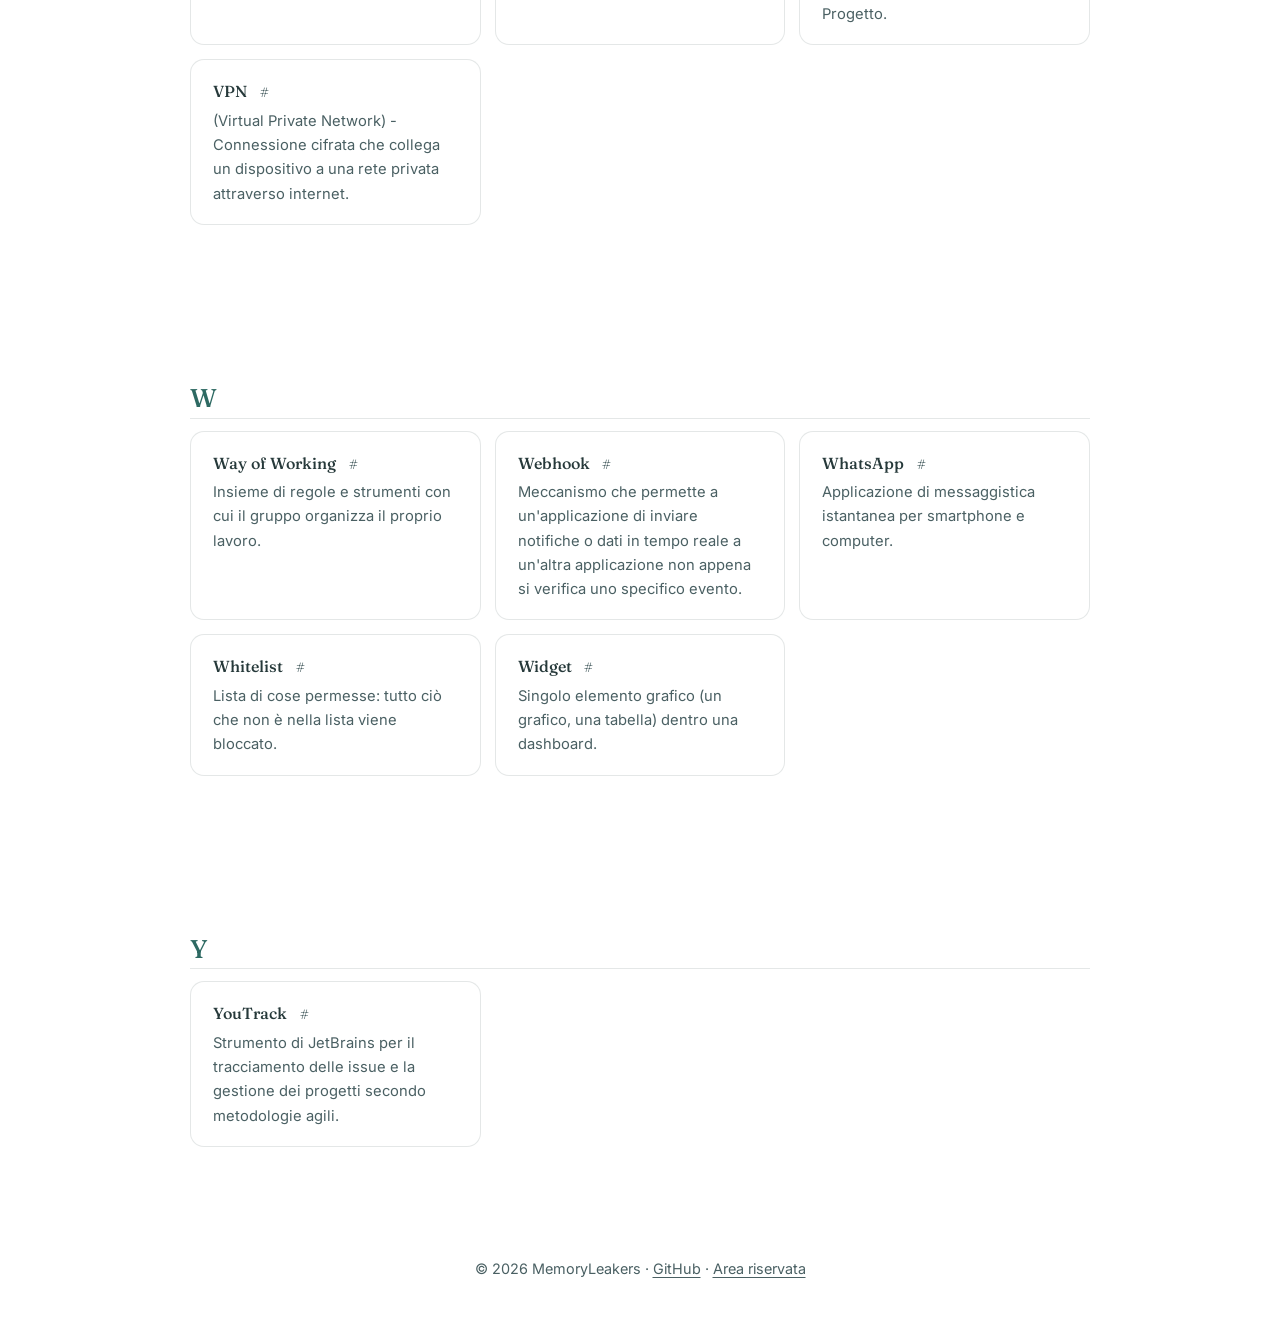
<file: glossario.html>
<!doctype html>
<html lang="it">
<head>
  <meta charset="utf-8">
  <meta name="viewport" content="width=device-width, initial-scale=1">
  <meta name="theme-color" content="#f1f5f2">
  <title>Glossario · MemoryLeakers</title>
  <meta name="description" content="Il glossario del progetto MemoryLeakers: cerca un termine o filtra per lettera.">
  <link rel="canonical" href="https://memoryleakersteam.github.io/glossario">
  <meta property="og:type" content="website">
  <meta property="og:site_name" content="MemoryLeakers">
  <meta property="og:title" content="Glossario · MemoryLeakers">
  <meta property="og:description" content="Il glossario del progetto MemoryLeakers: cerca un termine o filtra per lettera.">
  <meta property="og:url" content="https://memoryleakersteam.github.io/glossario">
  <meta property="og:image" content="https://memoryleakersteam.github.io/img/og-image.png">
  <meta property="og:image:alt" content="Logo MemoryLeakers: un chip da cui colano cifre binarie">
  <meta name="twitter:card" content="summary_large_image">
  <link rel="icon" type="image/png" sizes="32x32" href="img/favicon-32.png">
  <link rel="icon" type="image/png" sizes="192x192" href="img/favicon-192.png">
  <link rel="apple-touch-icon" href="img/apple-touch-icon.png">
  <link rel="preload" href="fonts/fraunces-latin-400-normal.woff2" as="font" type="font/woff2" crossorigin>
  <link rel="stylesheet" href="css/style.css">
  <script>document.documentElement.classList.add("js")</script>
</head>
<body>
  <a class="skip" href="#contenuto">Vai al contenuto</a>
  <header class="nav" id="top">
    <a class="brand" href="/"><img src="img/logo-mark.png" alt="" width="23" height="34"><span>Memory<b>Leakers</b></span></a>
    <button class="menu-btn" type="button" aria-expanded="false" aria-controls="menu">Menu</button>
    <nav aria-label="Principale" id="menu">
      <ul>
        <li><a href="/#candidatura">Candidatura</a></li>
        <li><a href="/#rtb">RTB</a></li>
        <li><a href="/#poc">PoC</a></li>
        <li><a href="/#pb">PB</a></li>
        <li><a href="/glossario" aria-current="page">Glossario</a></li>
        <li><a href="/ore">Ore</a></li>
        <li><a href="/chi-siamo">Chi siamo</a></li>
        <li><a href="/contatti">Contatti</a></li>
      </ul>
    </nav>
  </header>

  <main class="page" id="contenuto" tabindex="-1">
    <div class="eyebrow">Glossario</div>
    <h1 class="page-title">Le parole del progetto</h1>
    <p class="lead">I termini che usiamo nei documenti, spiegati in modo semplice. Cerca per parola oppure scegli una lettera.</p>

    <label class="field-label" for="glossary-search">Cerca un termine</label>
    <input id="glossary-search" class="search" type="search" placeholder="Per esempio: capitolato" autocomplete="off">

    <div class="letters" id="letter-filter" role="group" aria-label="Filtra per lettera"></div>

    <p class="sr-only" id="glossary-status" role="status" aria-live="polite"></p>
    <div id="glossary"><noscript><p class="empty">Per vedere il glossario serve JavaScript.</p></noscript></div>
    <p id="glossary-empty" class="empty" hidden>Nessun termine trovato.</p>
  </main>

  <footer>
    <p>© 2026 MemoryLeakers · <a href="https://github.com/MemoryLeakersTeam" target="_blank" rel="noopener">GitHub<span class="sr-only"> (si apre in una nuova scheda)</span></a> · <a href="/admin">Area riservata</a></p>
  </footer>
  <script src="data/site-data.js"></script>
  <script src="js/slug.js"></script>
  <script src="js/main.js"></script>
  <script src="js/nav.js"></script>
</body>
</html>
</file>
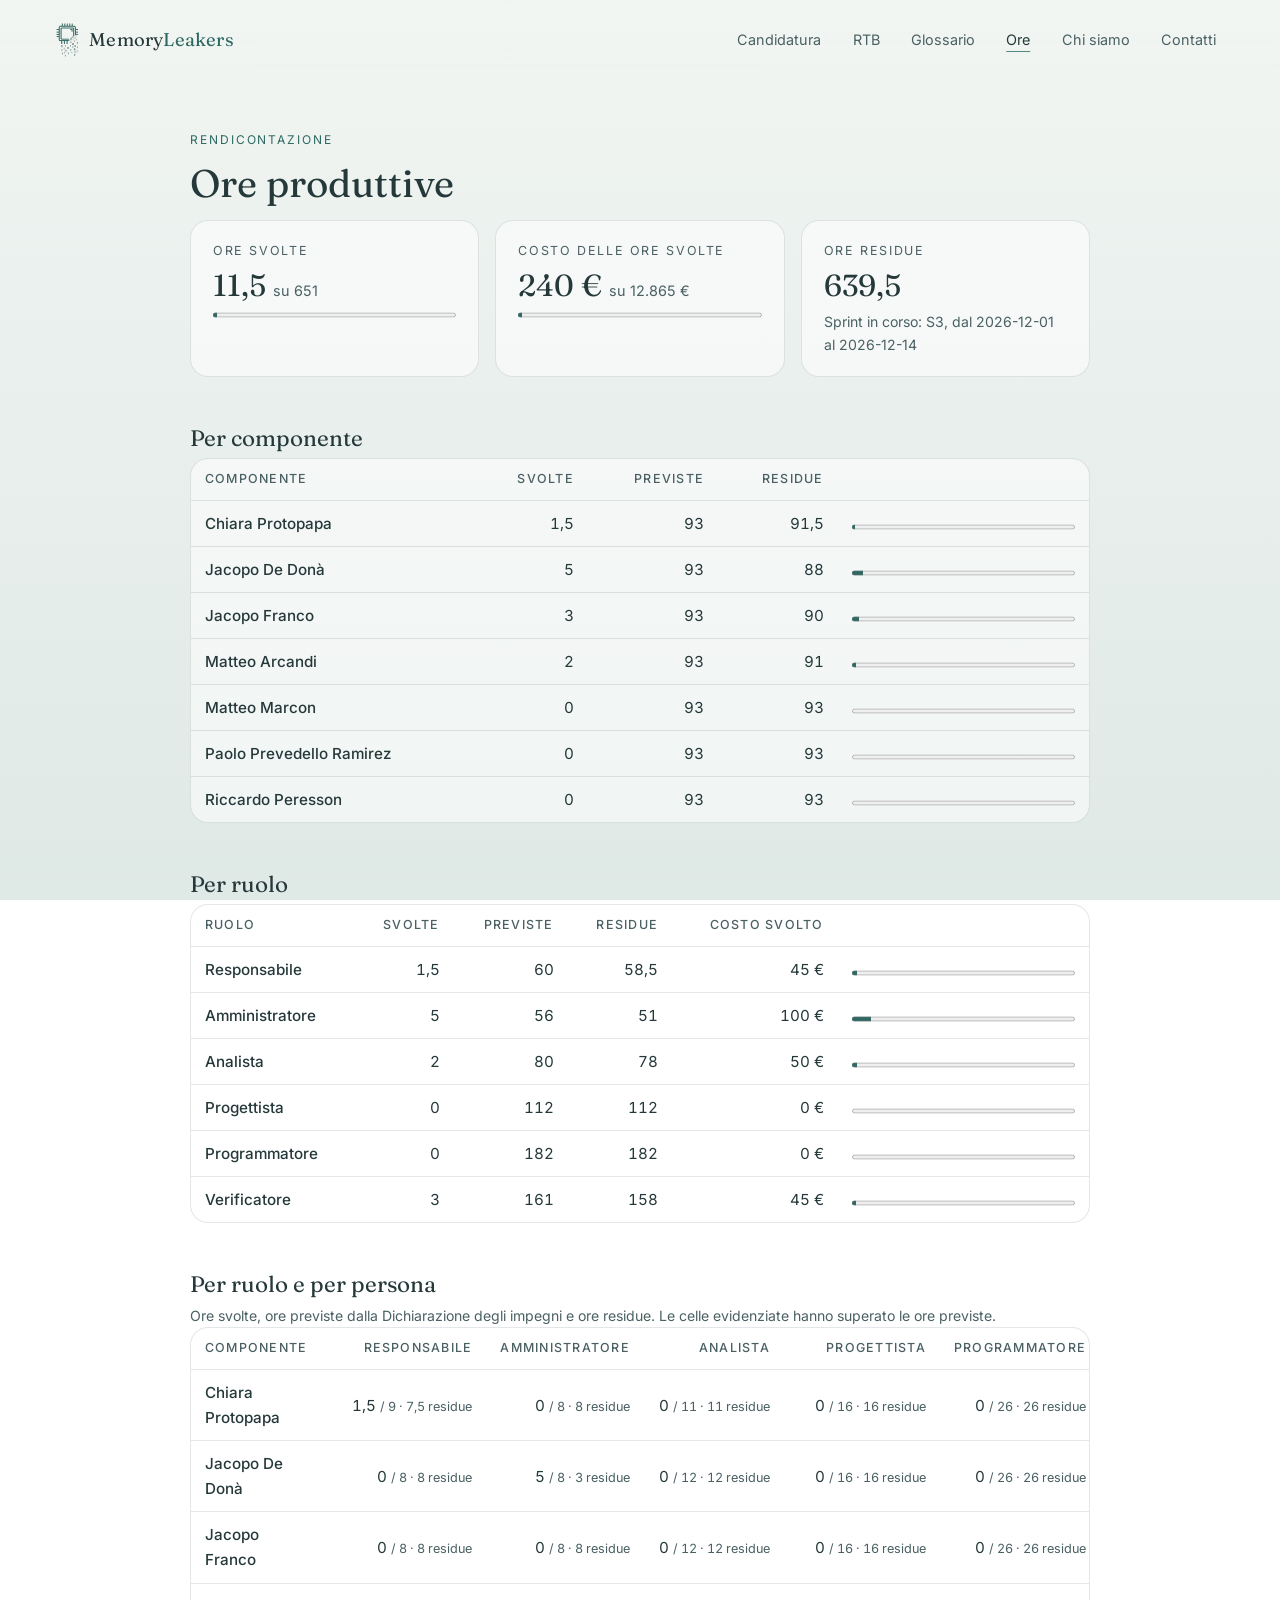
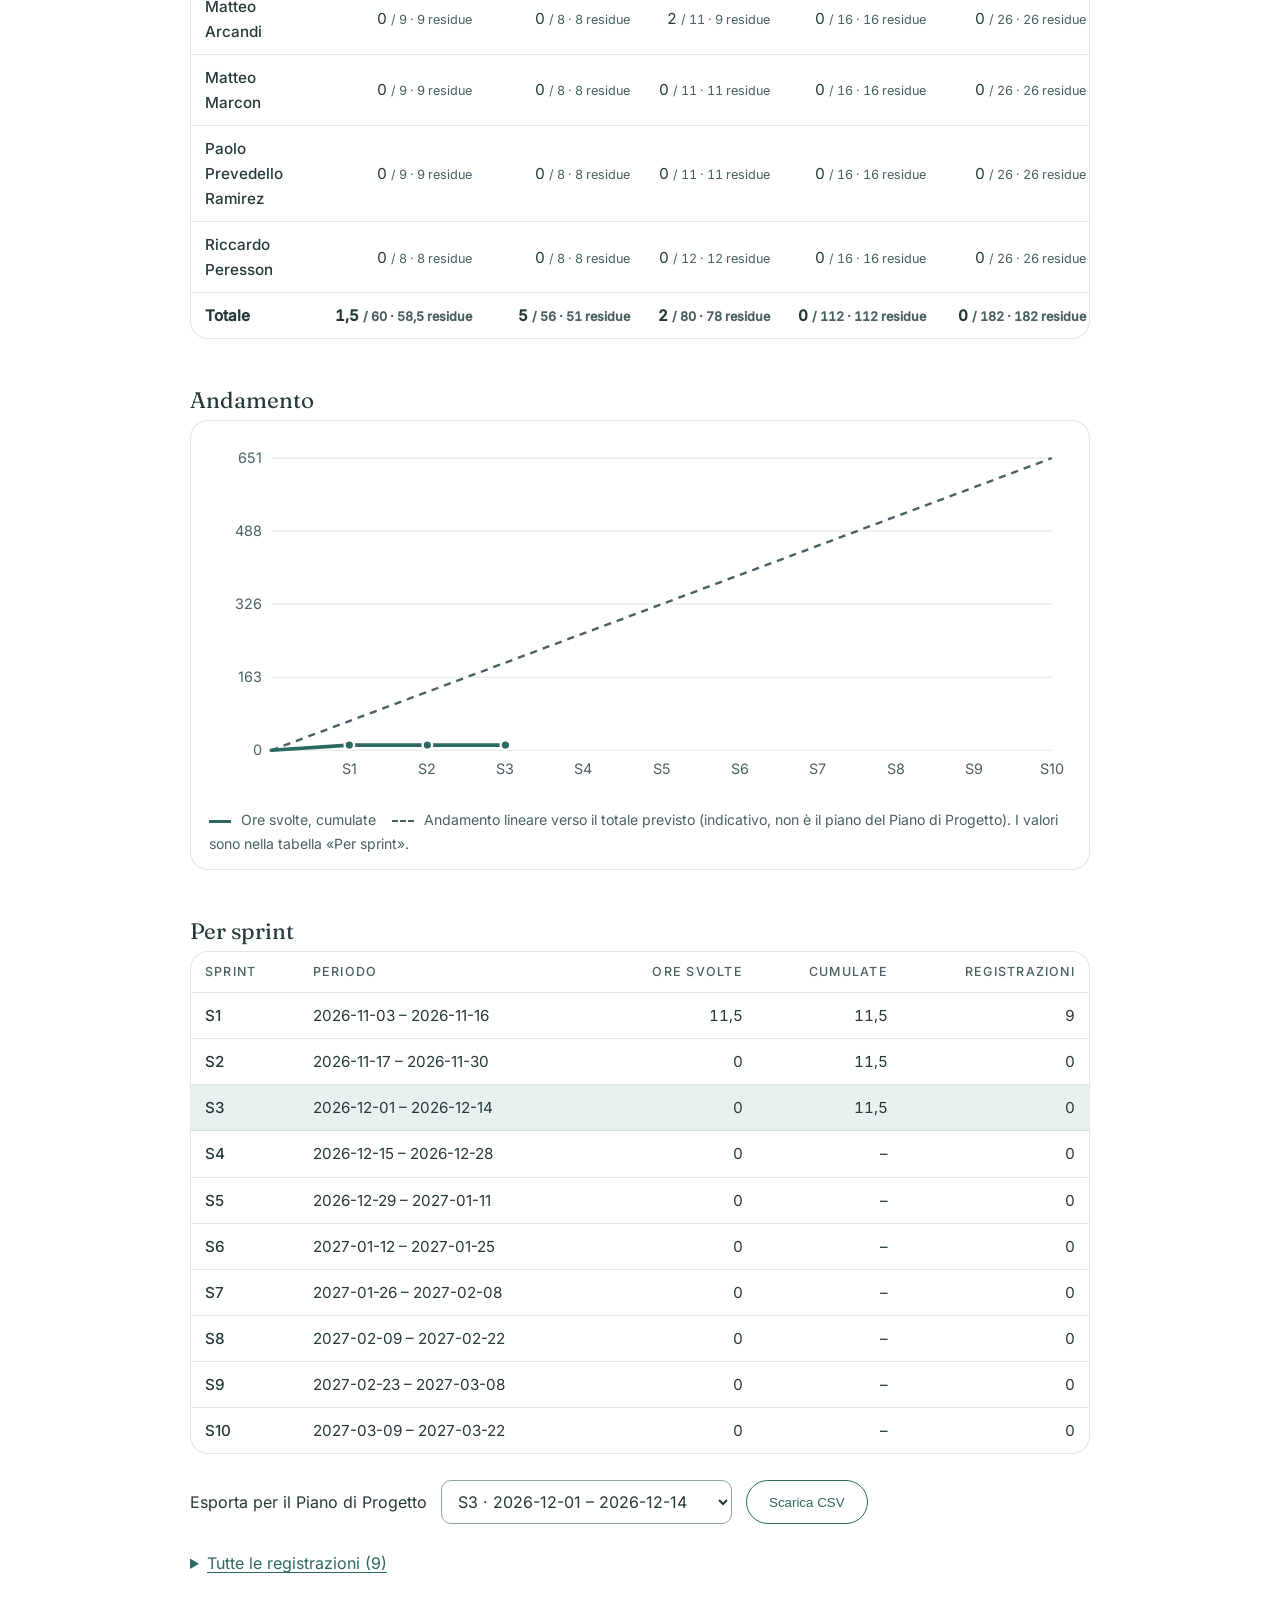
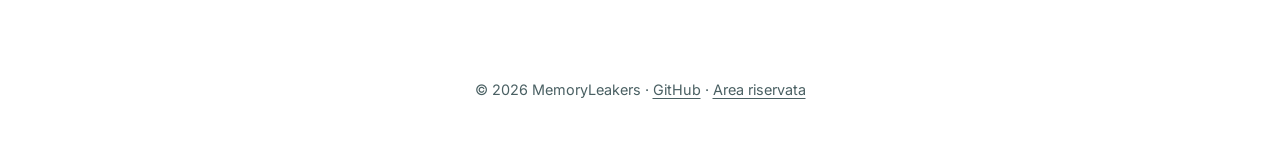
<file: ore.html>
<!doctype html>
<html lang="it">
<head>
  <meta charset="utf-8">
  <meta name="viewport" content="width=device-width, initial-scale=1">
  <meta name="theme-color" content="#f1f5f2">
  <title>Ore produttive · MemoryLeakers</title>
  <meta name="description" content="Ore produttive rendicontate dal gruppo MemoryLeakers, confrontate con il preventivo.">
  <link rel="canonical" href="https://memoryleakersteam.github.io/ore">
  <meta property="og:type" content="website">
  <meta property="og:site_name" content="MemoryLeakers">
  <meta property="og:title" content="Ore produttive · MemoryLeakers">
  <meta property="og:description" content="Ore produttive rendicontate dal gruppo MemoryLeakers, confrontate con il preventivo.">
  <meta property="og:url" content="https://memoryleakersteam.github.io/ore">
  <meta property="og:image" content="https://memoryleakersteam.github.io/img/og-image.png">
  <meta property="og:image:alt" content="Logo MemoryLeakers: un chip da cui colano cifre binarie">
  <meta name="twitter:card" content="summary_large_image">
  <link rel="icon" type="image/png" sizes="32x32" href="img/favicon-32.png">
  <link rel="icon" type="image/png" sizes="192x192" href="img/favicon-192.png">
  <link rel="apple-touch-icon" href="img/apple-touch-icon.png">
  <link rel="preload" href="fonts/fraunces-latin-400-normal.woff2" as="font" type="font/woff2" crossorigin>
  <link rel="stylesheet" href="css/style.css">
  <script>document.documentElement.classList.add("js")</script>
</head>
<body>
  <a class="skip" href="#contenuto">Vai al contenuto</a>
  <header class="nav" id="top">
    <a class="brand" href="/"><img src="img/logo-mark.png" alt="" width="23" height="34"><span>Memory<b>Leakers</b></span></a>
    <button class="menu-btn" type="button" aria-expanded="false" aria-controls="menu">Menu</button>
    <nav aria-label="Principale" id="menu">
      <ul>
        <li><a href="/#candidatura">Candidatura</a></li>
        <li><a href="/#rtb">RTB</a></li>
        <li><a href="/#poc">PoC</a></li>
        <li><a href="/#pb">PB</a></li>
        <li><a href="/glossario">Glossario</a></li>
        <li><a href="/ore" aria-current="page">Ore</a></li>
        <li><a href="/chi-siamo">Chi siamo</a></li>
        <li><a href="/contatti">Contatti</a></li>
      </ul>
    </nav>
  </header>

  <main class="page" id="contenuto" tabindex="-1">
    <div class="eyebrow">Rendicontazione</div>
    <h1 class="page-title">Ore produttive</h1>

    <p id="ore-status" class="empty" role="status">Caricamento delle ore…</p>
    <noscript><p class="empty">Questa pagina richiede JavaScript.</p></noscript>

    <div id="ore-root" hidden>
      <div class="stats" id="ore-summary"></div>
      <p id="ore-warn" class="hint" role="status" hidden></p>

      <h2 class="sub-title">Per componente</h2>
      <div class="table-wrap"><table class="ore-table">
        <thead><tr><th scope="col">Componente</th><th scope="col" class="n">Svolte</th><th scope="col" class="n">Previste</th><th scope="col" class="n">Residue</th><th scope="col"><span class="sr-only">Avanzamento</span></th></tr></thead>
        <tbody id="ore-persone"></tbody>
      </table></div>

      <h2 class="sub-title">Per ruolo</h2>
      <div class="table-wrap"><table class="ore-table">
        <thead><tr><th scope="col">Ruolo</th><th scope="col" class="n">Svolte</th><th scope="col" class="n">Previste</th><th scope="col" class="n">Residue</th><th scope="col" class="n">Costo svolto</th><th scope="col"><span class="sr-only">Avanzamento</span></th></tr></thead>
        <tbody id="ore-ruoli"></tbody>
      </table></div>

      <h2 class="sub-title">Per ruolo e per persona</h2>
      <p class="hint">Ore svolte, ore previste dalla Dichiarazione degli impegni e ore residue. Le celle evidenziate hanno superato le ore previste.</p>
      <div class="table-wrap"><table class="ore-table ore-matrix">
        <caption class="sr-only">Ore svolte e previste per componente e per ruolo</caption>
        <thead id="ore-matrice-head"></thead>
        <tbody id="ore-matrice"></tbody>
        <tfoot id="ore-matrice-tot"></tfoot>
      </table></div>

      <h2 class="sub-title">Andamento</h2>
      <figure class="chart">
        <svg id="ore-chart" viewBox="0 0 720 300" role="img" aria-labelledby="ore-chart-title"><title id="ore-chart-title">Ore cumulate per sprint</title></svg>
        <figcaption class="hint"><span class="key key-real"></span> Ore svolte, cumulate <span class="key key-plan"></span> Andamento lineare verso il totale previsto (indicativo, non è il piano del Piano di Progetto). I valori sono nella tabella «Per sprint».</figcaption>
      </figure>

      <h2 class="sub-title">Per sprint</h2>
      <div class="table-wrap"><table class="ore-table">
        <thead><tr><th scope="col">Sprint</th><th scope="col">Periodo</th><th scope="col" class="n">Ore svolte</th><th scope="col" class="n">Cumulate</th><th scope="col" class="n">Registrazioni</th></tr></thead>
        <tbody id="ore-sprint"></tbody>
      </table></div>

      <div class="csv-box">
        <label for="csv-sprint">Esporta per il Piano di Progetto</label>
        <select id="csv-sprint"></select>
        <button type="button" class="btn" id="csv-btn">Scarica CSV</button>
      </div>

      <details class="all-entries">
        <summary>Tutte le registrazioni <span id="ore-voci-count"></span></summary>
        <div class="table-wrap"><table class="ore-table">
          <thead><tr><th scope="col">Data</th><th scope="col">Componente</th><th scope="col">Ruolo</th><th scope="col" class="n">Ore</th><th scope="col">Issue</th><th scope="col">Nota</th></tr></thead>
          <tbody id="ore-voci"></tbody>
        </table></div>
      </details>
    </div>
  </main>

  <footer>
    <p>© 2026 MemoryLeakers · <a href="https://github.com/MemoryLeakersTeam" target="_blank" rel="noopener">GitHub<span class="sr-only"> (si apre in una nuova scheda)</span></a> · <a href="/admin">Area riservata</a></p>
  </footer>
  <script src="data/site-data.js"></script>
  <script src="js/nav.js"></script>
  <script src="js/ore.js"></script>
</body>
</html>
</file>
<file: css/style.css>
@font-face { font-family: "Inter"; font-style: normal; font-weight: 400; font-display: swap; src: url("../fonts/inter-latin-400-normal.woff2") format("woff2"); }
@font-face { font-family: "Inter"; font-style: normal; font-weight: 500; font-display: swap; src: url("../fonts/inter-latin-500-normal.woff2") format("woff2"); }
@font-face { font-family: "Fraunces"; font-style: normal; font-weight: 400; font-display: swap; src: url("../fonts/fraunces-latin-400-normal.woff2") format("woff2"); }
@font-face { font-family: "Fraunces"; font-style: normal; font-weight: 500; font-display: swap; src: url("../fonts/fraunces-latin-500-normal.woff2") format("woff2"); }

:root {
  --bg-top: #f1f5f2;
  --bg-bottom: #dfe9e6;
  --ink: #26393a;
  --muted: #4a6063;
  --accent: #4f8a84;
  --accent-soft: #a9c8c1;
  --accent-text: #2d6962;
  --line: rgba(38, 57, 58, 0.12);
  --card: rgba(255, 255, 255, 0.55);
  --radius: 18px;
  --font: "Inter", system-ui, -apple-system, "Segoe UI", sans-serif;
  --serif: "Fraunces", Georgia, serif;
}

* { box-sizing: border-box; margin: 0; padding: 0; }
html { scroll-behavior: smooth; scroll-padding-top: 90px; }
body {
  font-family: var(--font);
  color: var(--ink);
  background: linear-gradient(180deg, var(--bg-top), var(--bg-bottom)) fixed;
  line-height: 1.65;
  -webkit-font-smoothing: antialiased;
}
a { color: inherit; text-decoration: none; }
img { max-width: 100%; }

/* ---------- header ---------- */
.nav {
  position: fixed; inset: 0 0 auto 0; z-index: 10;
  display: flex; justify-content: space-between; align-items: center;
  padding: 22px clamp(20px, 5vw, 56px);
  background: linear-gradient(180deg, rgba(241,245,242,.9), rgba(241,245,242,0));
  gap: 16px; transition: background .2s;
}
.nav.scrolled { background: rgba(241,245,242,.97); box-shadow: 0 1px 0 var(--line); }
.brand { font-family: var(--serif); font-size: 1.15rem; letter-spacing: .01em; }
.brand { display: inline-flex; align-items: center; gap: 10px; }
.brand img { display: block; height: 34px; width: auto; }
.brand b { font-weight: 400; color: var(--accent-text); }
.nav ul { white-space: nowrap; display: flex; gap: clamp(2px, 1.2vw, 18px); list-style: none; font-size: .9rem; }
.nav nav a { display: inline-block; padding: 6px 8px; min-height: 28px; color: var(--muted); transition: color .2s; border-radius: 8px; }
.nav nav a:hover, .nav a[aria-current] { color: var(--ink); }
.nav a[aria-current] { text-decoration: underline; text-underline-offset: 6px; text-decoration-color: var(--accent); }

/* ---------- hero ---------- */
.hero { position: relative; height: 100vh; min-height: 560px; overflow: hidden; }
#scene { position: absolute; inset: 0; width: 100%; height: 100%; display: block; }
.hero-text {
  position: absolute; left: 0; right: 0; bottom: clamp(36px, 8vh, 80px);
  text-align: center; padding: 0 20px; pointer-events: none;
}
.hero-text h1 { font-family: var(--serif); font-weight: 400; font-size: clamp(2rem, 5vw, 3.4rem); letter-spacing: -.01em; }
.hero-text p { color: var(--muted); margin-top: 6px; font-size: clamp(.95rem, 1.6vw, 1.1rem); }
.scroll-hint {
  display: block; margin: 22px auto 0; width: 1px; height: 38px;
  background: linear-gradient(var(--accent), transparent); animation: drip 2.4s ease-in-out infinite;
}
@keyframes drip { 0%,100% { transform: scaleY(.4); transform-origin: top; opacity: .4 } 50% { transform: scaleY(1); opacity: 1 } }

/* ---------- sections ---------- */
main { max-width: 980px; margin: 0 auto; padding: 0 clamp(20px, 5vw, 40px); }
section { padding: clamp(70px, 12vh, 120px) 0 20px; }
.eyebrow { font-size: .75rem; text-transform: uppercase; letter-spacing: .16em; color: var(--accent-text); margin-bottom: 10px; }
h2 { font-family: var(--serif); font-weight: 400; font-size: clamp(1.7rem, 3.4vw, 2.4rem); line-height: 1.2; margin-bottom: 14px; }
.lead { color: var(--muted); max-width: 620px; margin-bottom: 36px; }

/* ---------- documents ---------- */
.timeline { display: grid; gap: 14px; }
details.baseline {
  background: var(--card); border: 1px solid var(--line); border-radius: var(--radius);
  backdrop-filter: blur(6px); transition: box-shadow .25s;
}
details.baseline[open] { box-shadow: 0 14px 40px -22px rgba(38,57,58,.35); }
details.baseline > summary {
  list-style: none; cursor: pointer; display: grid; grid-template-columns: 1fr auto; gap: 18px;
  align-items: center; padding: 22px 26px;
}
details.baseline > summary::-webkit-details-marker { display: none; }
.baseline h3 { font-family: var(--serif); font-weight: 400; font-size: 1.25rem; }
.baseline .sub { color: var(--muted); font-size: .9rem; }
.chev { transition: transform .25s; color: var(--muted); }
details[open] .chev { transform: rotate(180deg); }
.badge { font-size: .72rem; padding: 3px 10px; border-radius: 99px; background: rgba(79,138,132,.14); color: var(--accent-text); margin-left: 8px; vertical-align: middle; }
.baseline .body { padding: 0 26px 24px; }
.group-title { font-size: .72rem; text-transform: uppercase; letter-spacing: .14em; color: var(--muted); margin: 18px 0 6px; }
.doc {
  display: flex; justify-content: space-between; gap: 16px; padding: 11px 0;
  border-bottom: 1px solid var(--line); transition: padding-left .2s, color .2s;
}
.doc:last-child { border-bottom: 0; }
a.doc:hover { padding-left: 6px; color: var(--accent-text); }
.doc small { color: var(--muted); white-space: nowrap; }
.doc a, a.doc { text-decoration: underline; text-decoration-color: transparent; text-underline-offset: 3px; }
a.doc:hover { text-decoration-color: currentColor; }
.doc.soon { color: var(--muted); }

/* ---------- glossary ---------- */
.search {
  width: 100%; max-width: 420px; padding: 12px 18px; margin-bottom: 26px; font: inherit; color: inherit;
  border: 1px solid var(--line); border-radius: 99px; background: var(--card); outline: none;
}
.search:focus { border-color: var(--accent); }
.glossary { display: grid; grid-template-columns: repeat(auto-fill, minmax(280px, 1fr)); gap: 14px; }
.term { padding: 18px 22px; border: 1px solid var(--line); border-radius: 14px; background: var(--card); }
.term dt { font-family: var(--serif); font-weight: 500; }
.term dd { color: var(--muted); font-size: .92rem; margin-top: 4px; }

/* ---------- inner pages ---------- */
.page { padding-top: 130px; }
.members { list-style: none; display: grid; grid-template-columns: repeat(auto-fill, minmax(200px, 1fr)); gap: 16px; margin-top: 30px; }
.member { padding: 24px; border: 1px solid var(--line); border-radius: var(--radius); background: var(--card); text-align: center; }
.avatar {
  width: 72px; height: 72px; border-radius: 50%; margin: 0 auto 14px;
  display: grid; place-items: center; font-family: var(--serif); font-size: 1.4rem; color: var(--accent-text);
  background: radial-gradient(circle at 30% 30%, #fff, var(--accent-soft));
}
.member small { color: var(--muted); }
.contact-list { list-style: none; display: grid; gap: 14px; margin-top: 30px; max-width: 520px; }
.contact-list a {
  display: flex; justify-content: space-between; padding: 18px 24px; border: 1px solid var(--line);
  border-radius: var(--radius); background: var(--card); transition: border-color .2s, transform .2s;
}
.contact-list a:hover { border-color: var(--accent); transform: translateX(4px); }
.contact-list span { color: var(--muted); }

footer { text-align: center; color: var(--muted); font-size: .9rem; padding: 90px 20px 40px; }
footer a { text-decoration: underline; text-underline-offset: 3px; }
footer a:hover { color: var(--ink); }

.menu-btn { display: none; }
@media (max-width: 960px) {
  .js .menu-btn {
    display: inline-flex; align-items: center; min-height: 44px; min-width: 44px; justify-content: center;
    padding: 6px 16px; font: inherit; font-size: .9rem; color: var(--ink); cursor: pointer;
    background: var(--card); border: 1px solid var(--line); border-radius: 99px;
  }
  .js #menu {
    display: none; position: absolute; top: 100%; left: clamp(12px, 4vw, 40px); right: clamp(12px, 4vw, 40px);
    padding: 8px; background: #f4f8f6; border: 1px solid var(--line); border-radius: var(--radius);
    box-shadow: 0 18px 40px -20px rgba(38,57,58,.35);
  }
  .js #menu.open { display: block; }
  .js #menu ul { flex-direction: column; gap: 0; font-size: 1rem; }
  .js #menu a { display: block; padding: 12px 14px; }
  .nav { flex-wrap: wrap; }
  .nav nav ul { white-space: normal; flex-wrap: wrap; }
}
@media (max-width: 640px) {
  .baseline .body { padding-left: 26px; }
  details.baseline > summary { gap: 12px; padding: 18px; }
  .nav { padding-top: 14px; padding-bottom: 14px; }
  .brand { font-size: 1rem; }
}
@media (prefers-reduced-motion: reduce) {
  html { scroll-behavior: auto; }
  .scroll-hint { animation: none; }
}

/* ---------- accessibilità ---------- */
.sr-only {
  position: absolute !important; width: 1px; height: 1px; margin: -1px; padding: 0; overflow: hidden;
  clip: rect(0 0 0 0); clip-path: inset(50%); white-space: nowrap; border: 0;
}
.skip {
  position: absolute; left: 12px; top: -60px; z-index: 100; padding: 12px 18px; border-radius: 10px;
  background: var(--ink); color: #fff; transition: top .15s;
}
.skip:focus { top: 12px; }
:focus-visible { outline: 3px solid var(--accent-text); outline-offset: 3px; border-radius: 6px; }
details.baseline > summary:focus-visible { outline-offset: -3px; border-radius: var(--radius); }
main:focus { outline: none; }
.field-label { display: block; font-size: .9rem; color: var(--muted); margin-bottom: 8px; }
.search { min-height: 44px; }
.page-title { font-family: var(--serif); font-weight: 400; font-size: clamp(1.7rem, 3.4vw, 2.4rem); line-height: 1.2; margin-bottom: 14px; }
.motion-btn {
  pointer-events: auto; margin-top: 22px; min-height: 44px; padding: 8px 18px; font: inherit; font-size: .9rem;
  color: var(--ink); background: var(--card); border: 1px solid var(--line); border-radius: 99px; cursor: pointer;
}
.motion-btn:hover { border-color: var(--accent); }
.hero-text { display: flex; flex-direction: column; align-items: center; }
.scroll-hint { display: none; }
@media (forced-colors: active) {
  .badge, .motion-btn, .menu-btn { border: 1px solid CanvasText; }
}

/* ---------- logo, pulsanti ---------- */
.hero-logo { display: block; width: min(420px, 72vw); height: auto; margin: 0 auto; }
.hero-text h1 { font-size: 0; line-height: 0; }
.motion-btn { position: absolute; right: clamp(16px, 4vw, 40px); bottom: 22px; margin: 0; z-index: 2; }
.hero-text { pointer-events: none; }
a.inline { text-decoration: underline; text-underline-offset: 3px; color: var(--accent-text); }
a.inline:hover { color: var(--ink); }
.btn {
  display: inline-block; padding: 12px 22px; min-height: 44px; border: 1px solid var(--accent-text); border-radius: 99px;
  color: var(--accent-text); background: var(--card); transition: background .2s, color .2s;
}
.btn:hover { background: var(--accent-text); color: #fff; }

/* ---------- glossario, contatti dei componenti, stato vuoto ---------- */
.empty { color: var(--muted); padding: 6px 0; }
.letters { display: flex; flex-wrap: wrap; gap: 6px; margin: 0 0 28px; }
.letter-btn {
  min-width: 40px; min-height: 40px; padding: 0 10px; font: inherit; font-size: .92rem; color: var(--ink); cursor: pointer;
  background: var(--card); border: 1px solid var(--line); border-radius: 10px; transition: background .15s, border-color .15s;
}
.letter-btn.wide { padding: 0 16px; }
.letter-btn:hover:not(:disabled) { border-color: var(--accent); }
.letter-btn[aria-pressed="true"] { background: var(--accent-text); border-color: var(--accent-text); color: #fff; }
.letter-btn:disabled { color: #8a9a9c; background: transparent; border-style: dashed; cursor: default; }
.letter-group { margin-top: 30px; }
.letter-h { font-family: var(--serif); font-weight: 500; font-size: 1.6rem; color: var(--accent-text); margin-bottom: 12px; border-bottom: 1px solid var(--line); padding-bottom: 4px; }
.member-links { display: grid; gap: 2px; margin-top: 8px; font-size: .85rem; }
.member-links a { color: var(--accent-text); text-decoration: underline; text-underline-offset: 3px; overflow-wrap: anywhere; }
.member-links a:hover { color: var(--ink); }
.sub-title { font-family: var(--serif); font-weight: 400; font-size: 1.4rem; margin: 48px 0 6px; }

/* ---------- link diretti ai termini del glossario ---------- */
.term { scroll-margin-top: 100px; }
.term:target, .term.hl { border-color: var(--accent-text); box-shadow: 0 0 0 3px rgba(79,138,132,.28); outline: none; }
.term:focus { outline: none; }
.permalink { margin-left: .5em; font-size: .85em; font-weight: 400; color: var(--muted); text-decoration: none; padding: 2px 6px; border-radius: 6px; }
.permalink:hover { color: var(--accent-text); background: rgba(79,138,132,.12); }

/* ---------- documenti in evidenza ---------- */
a.doc.pinned > span { font-weight: 500; }
.pin-tag { font-style: normal; font-weight: 500; font-size: .72rem; margin-left: 8px; padding: 2px 9px; border-radius: 99px; background: rgba(79,138,132,.16); color: var(--accent-text); vertical-align: middle; white-space: nowrap; }

/* ---------- ore produttive ---------- */
.stats { display: grid; grid-template-columns: repeat(auto-fit, minmax(220px, 1fr)); gap: 16px; margin: 6px 0 22px; }
.stat { padding: 20px 22px; border: 1px solid var(--line); border-radius: var(--radius); background: var(--card); display: grid; gap: 6px; align-content: start; }
.stat-k { font-size: .78rem; text-transform: uppercase; letter-spacing: .13em; color: var(--muted); }
.stat-v { font-family: var(--serif); font-size: 1.9rem; line-height: 1.2; }
.stat-v small { font-family: var(--font); font-size: .9rem; color: var(--muted); }
.hint { color: var(--muted); font-size: .88rem; }
.table-wrap { overflow-x: auto; border: 1px solid var(--line); border-radius: var(--radius); background: var(--card); }
.ore-table { width: 100%; border-collapse: collapse; font-size: .95rem; }
.ore-table th, .ore-table td { padding: 10px 14px; text-align: left; border-bottom: 1px solid var(--line); vertical-align: middle; }
.ore-table tbody tr:last-child > * { border-bottom: 0; }
.ore-table thead th { font-size: .78rem; text-transform: uppercase; letter-spacing: .1em; color: var(--muted); font-weight: 500; white-space: nowrap; }
.ore-table tbody th { font-weight: 500; }
.ore-table .n { text-align: right; font-variant-numeric: tabular-nums; white-space: nowrap; }
.ore-table .bar-cell { min-width: 120px; width: 28%; }
.ore-table a { color: var(--accent-text); text-decoration: underline; text-underline-offset: 3px; }
.ore-table tr[aria-current="true"] > * { background: rgba(79,138,132,.12); }
progress { width: 100%; height: 10px; accent-color: var(--accent-text); }
.csv-box { display: flex; flex-wrap: wrap; align-items: center; gap: 10px 14px; margin: 26px 0; }
.csv-box select { font: inherit; color: var(--ink); background: #fff; border: 1px solid #8fa3a5; border-radius: 10px; padding: 10px 12px; min-height: 44px; }
.csv-box select:focus-visible { outline: 3px solid var(--accent-text); outline-offset: 1px; }
.all-entries summary { cursor: pointer; color: var(--accent-text); text-decoration: underline; text-underline-offset: 3px; margin-bottom: 12px; }
.ore-table small { color: var(--muted); }
.ore-matrix tfoot > tr > * { border-top: 1px solid var(--line); border-bottom: 0; font-weight: 600; }
.ore-matrix thead th { white-space: nowrap; }
.ore-matrix td.over { color: #8a3b12; font-weight: 600; background: rgba(176, 90, 40, .12); }
.chart { margin: 6px 0 0; padding: 18px 18px 14px; border: 1px solid var(--line); border-radius: var(--radius); background: var(--card); }
.chart svg { display: block; width: 100%; height: auto; }
.chart .c-grid { stroke: var(--line); stroke-width: 1; }
.chart .c-txt { fill: var(--muted); font: 12px var(--font); }
.chart .c-plan { stroke: var(--muted); stroke-width: 2; stroke-dasharray: 6 5; }
.chart .c-real { fill: none; stroke: var(--accent-text); stroke-width: 3; stroke-linejoin: round; stroke-linecap: round; }
.chart .c-dot { fill: var(--accent-text); stroke: #fff; stroke-width: 2; }
.chart figcaption { margin-top: 10px; }
.key { display: inline-block; width: 22px; height: 0; border-top: 3px solid var(--accent-text); vertical-align: middle; margin: 0 6px 0 12px; }
.key:first-child { margin-left: 0; }
.key-plan { border-top: 2px dashed var(--muted); }
</file>
<file: css/admin.css>
.admin { max-width: 860px; }
.card { background: var(--card); border: 1px solid var(--line); border-radius: var(--radius); padding: 24px clamp(18px, 3vw, 28px); margin-bottom: 28px; }
.card-title { font-family: var(--serif); font-weight: 400; font-size: 1.25rem; margin: 0 0 14px; }
h2.card-title:not(.card h2) { margin-top: 34px; }
.form { display: grid; gap: 16px; max-width: 560px; }
.form label { display: grid; gap: 6px; font-size: .92rem; color: var(--ink); }
.form input:not([type=checkbox]):not([type=radio]), .form select, .form textarea {
  font: inherit; color: var(--ink); background: #fff; border: 1px solid #8fa3a5; border-radius: 10px; padding: 10px 12px; min-height: 44px; width: 100%;
}
.form textarea { resize: vertical; }
.form input[type=file] { padding: 8px; }
.form input:focus-visible, .form select:focus-visible, .form textarea:focus-visible { outline: 3px solid var(--accent-text); outline-offset: 1px; }
.form .check { display: flex; align-items: center; gap: 10px; min-height: 28px; }
.form .check input { width: 24px; height: 24px; accent-color: var(--accent-text); flex: none; }
fieldset { border: 1px solid var(--line); border-radius: 12px; padding: 14px 16px 16px; display: grid; gap: 10px; }
legend { padding: 0 6px; font-size: .92rem; }
.opt { color: var(--muted); font-size: .85rem; }
.hint { color: var(--muted); font-size: .88rem; }
.row, .bar-actions { display: flex; flex-wrap: wrap; gap: 10px; }
.btn { cursor: pointer; font: inherit; }
.btn:disabled { opacity: .55; cursor: not-allowed; }
.btn.ghost { background: transparent; }
.btn.danger { border-color: #8a2d2d; color: #8a2d2d; }
.btn.danger:hover { background: #8a2d2d; color: #fff; }
.btn.small { padding: 6px 14px; min-height: 36px; font-size: .88rem; }
.msg { min-height: 1.4em; margin-top: 12px; font-size: .95rem; }
.msg.err { color: #8a2d2d; }
.msg.ok { color: var(--accent-text); }
.admin-bar .msg { flex-basis: 100%; margin: 0; min-height: 0; font-weight: 500; }
.admin-bar .msg:empty { display: none; }
.admin-bar.has-err { border-color: #8a2d2d; box-shadow: 0 0 0 2px rgba(138,45,45,.25); }
.help { margin-top: 20px; }
.help summary { cursor: pointer; color: var(--accent-text); text-underline-offset: 3px; text-decoration: underline; }
.help ol { margin: 12px 0 12px 20px; display: grid; gap: 8px; }
code { background: rgba(38,57,58,.08); padding: 1px 6px; border-radius: 6px; font-size: .88em; }
.admin-bar { position: sticky; top: 70px; z-index: 5; display: flex; flex-wrap: wrap; justify-content: space-between; align-items: center; gap: 12px; padding: 12px 16px; margin-bottom: 8px; background: rgba(241,245,242,.96); border: 1px solid var(--line); border-radius: var(--radius); }
.who { font-size: .92rem; color: var(--muted); }
.tabs { display: flex; flex-wrap: wrap; gap: 6px; margin: 18px 0 24px; border-bottom: 1px solid var(--line); }
.tabs [role=tab] { font: inherit; padding: 10px 18px; min-height: 44px; color: var(--muted); background: transparent; border: 0; border-bottom: 3px solid transparent; cursor: pointer; }
.tabs [role=tab][aria-selected=true] { color: var(--ink); border-bottom-color: var(--accent-text); }
.list { display: grid; gap: 0; background: var(--card); border: 1px solid var(--line); border-radius: var(--radius); margin-bottom: 18px; }
.item { display: flex; flex-wrap: wrap; justify-content: space-between; align-items: center; gap: 10px 16px; padding: 12px 18px; border-bottom: 1px solid var(--line); }
.item:last-child { border-bottom: 0; }
.item .main { min-width: 0; flex: 1 1 260px; overflow-wrap: anywhere; }
.item .meta { color: var(--muted); font-size: .85rem; }
.item .meta .tag { background: rgba(79,138,132,.16); color: var(--accent-text); border-radius: 99px; padding: 1px 9px; margin-left: 6px; }
.item .actions { display: flex; flex-wrap: wrap; gap: 6px; }
.list-group { font-size: .78rem; text-transform: uppercase; letter-spacing: .13em; color: var(--muted); margin: 18px 0 6px; }

.vis { border: 0; padding: 0; display: grid; gap: 6px; }
.vis-row { display: flex; flex-wrap: wrap; justify-content: space-between; align-items: center; gap: 6px 12px; }
.vis-row .actions { display: flex; gap: 6px; }
.vis .check { display: flex; align-items: center; gap: 10px; min-height: 36px; cursor: pointer; }
.vis input { width: 24px; height: 24px; accent-color: var(--accent-text); flex: none; }
</file>
